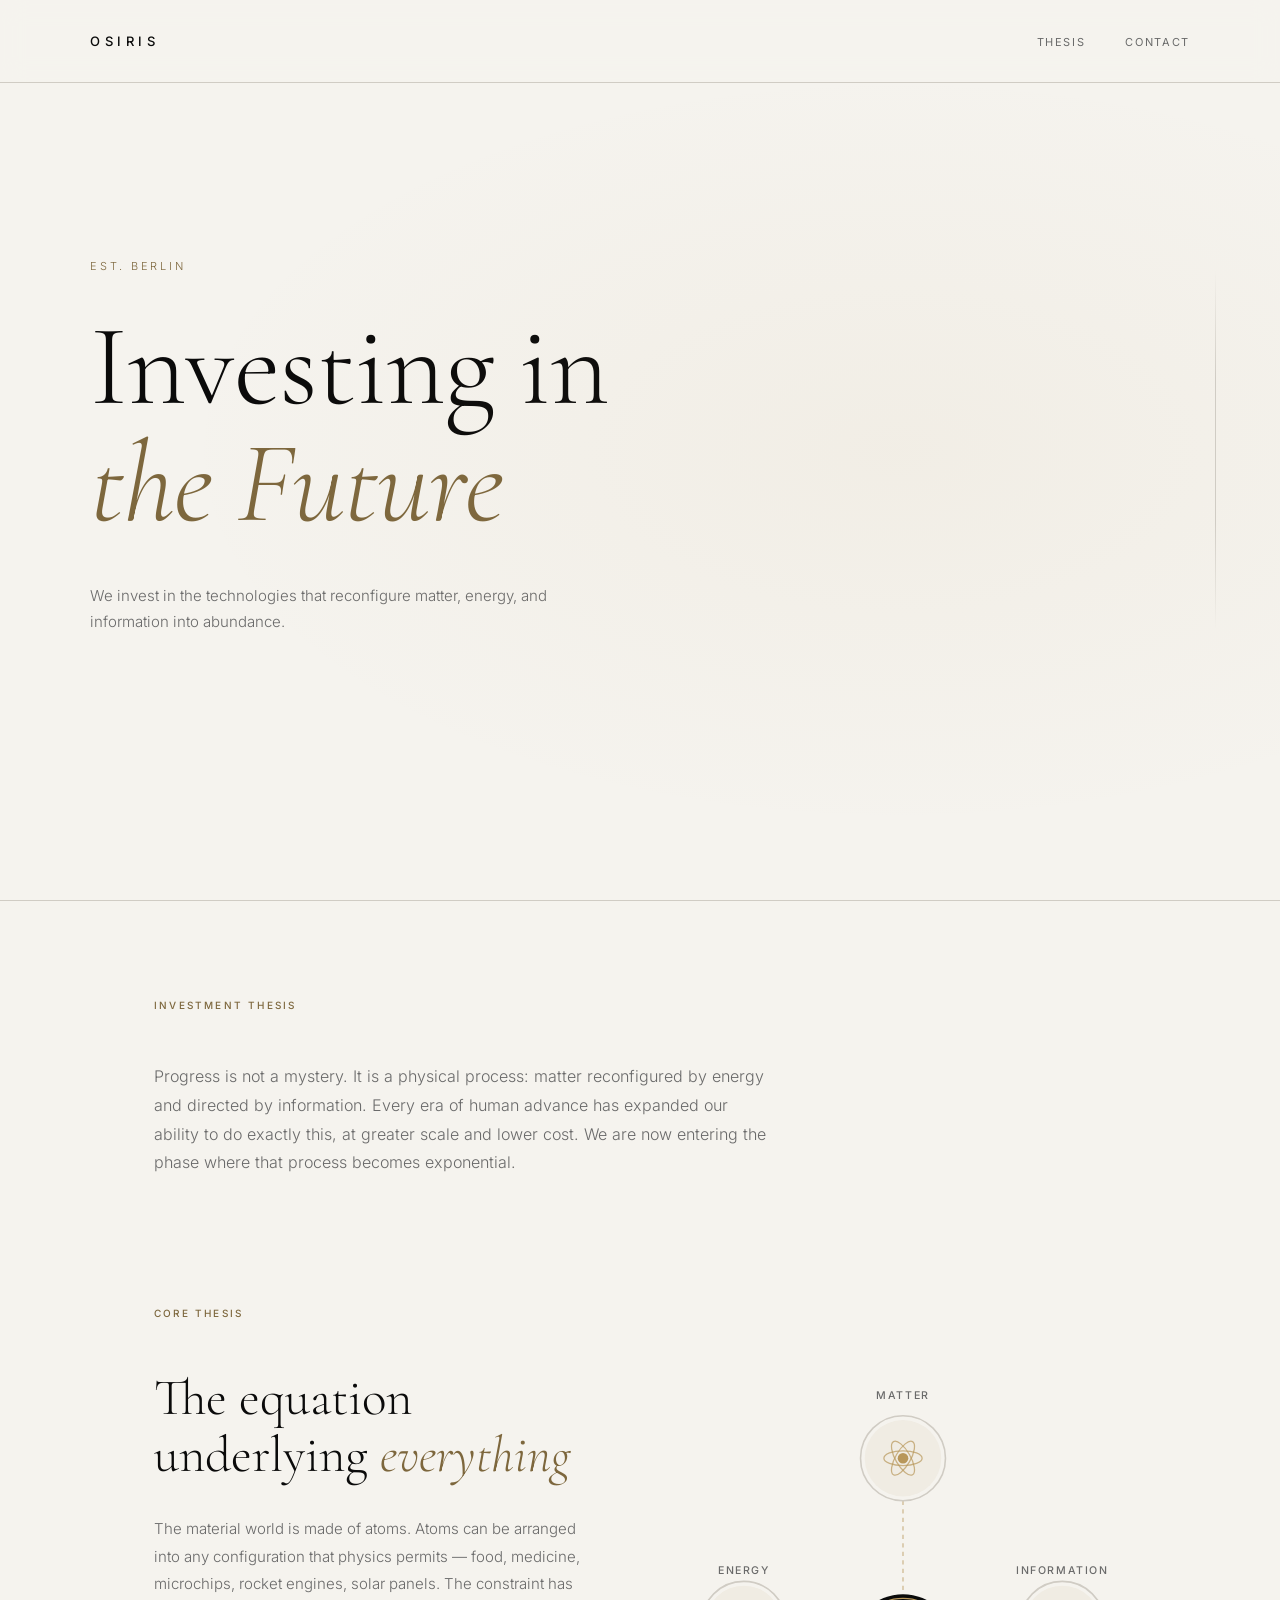
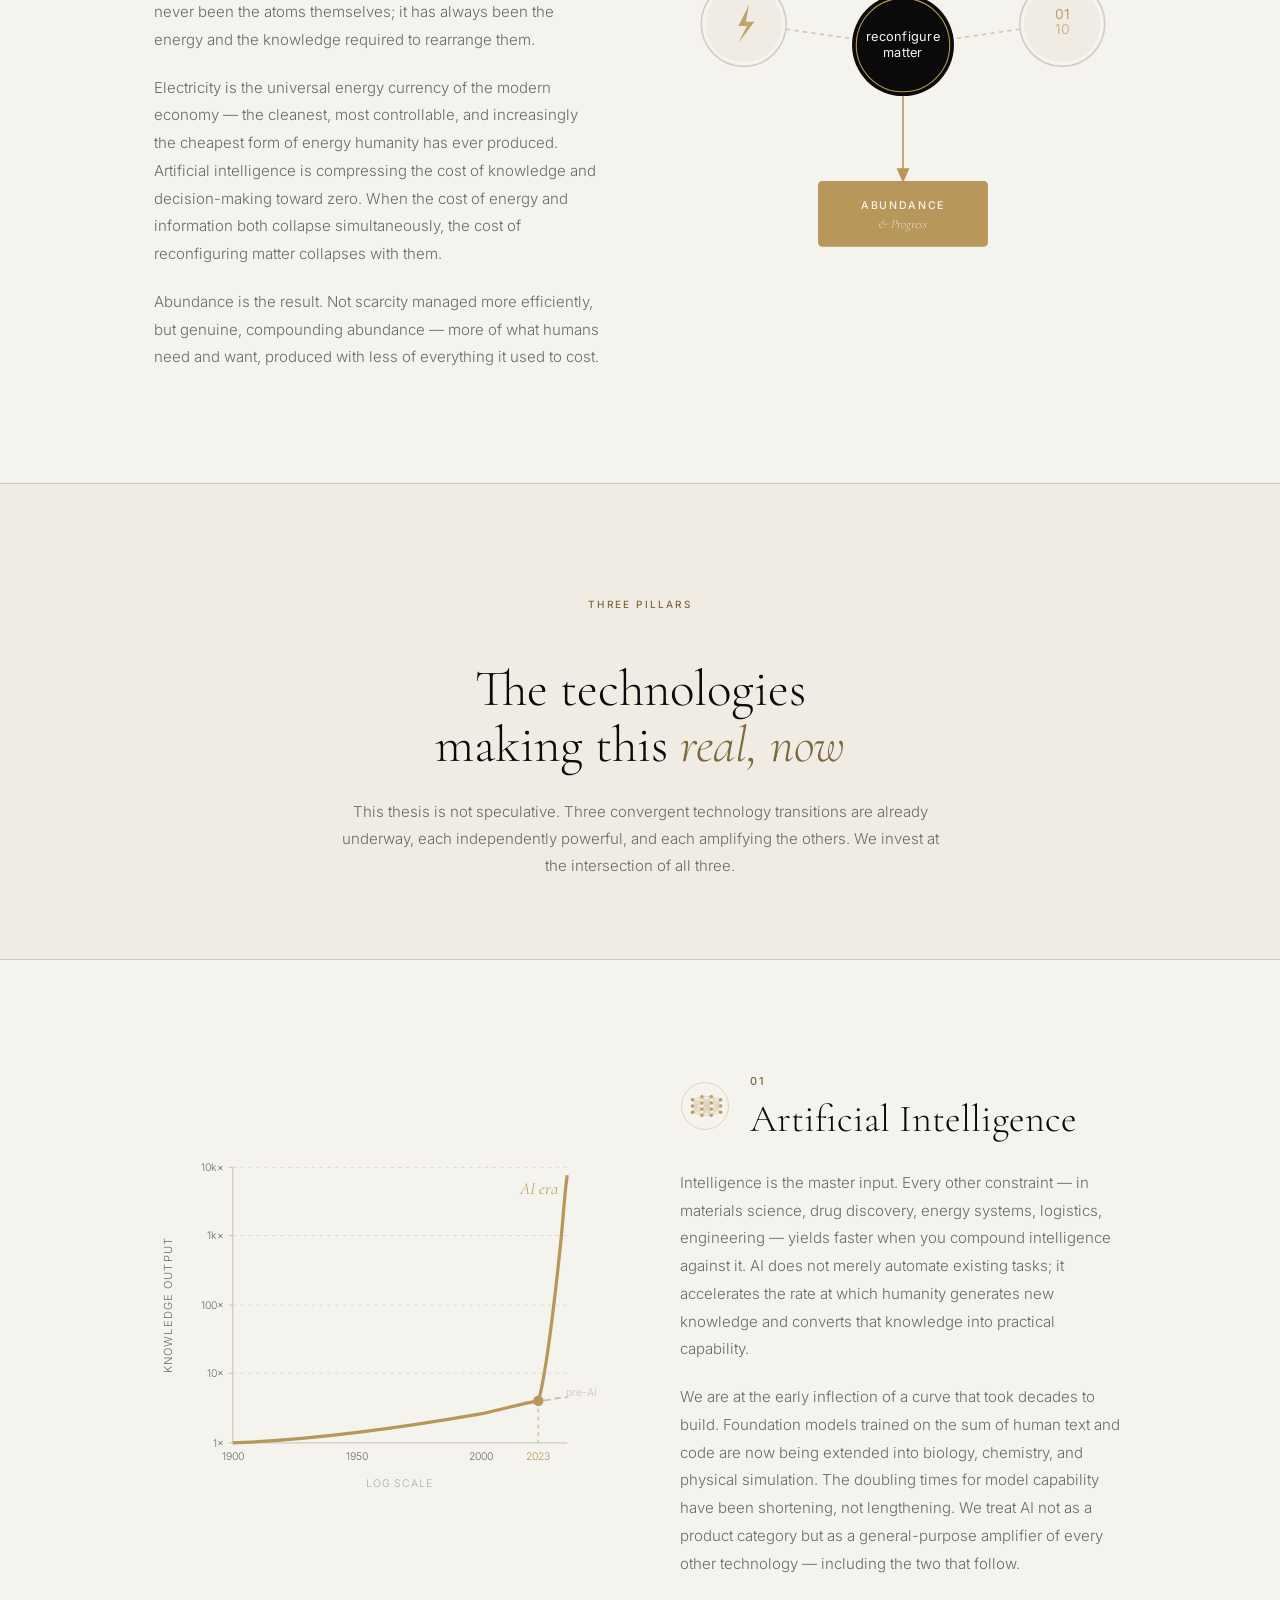
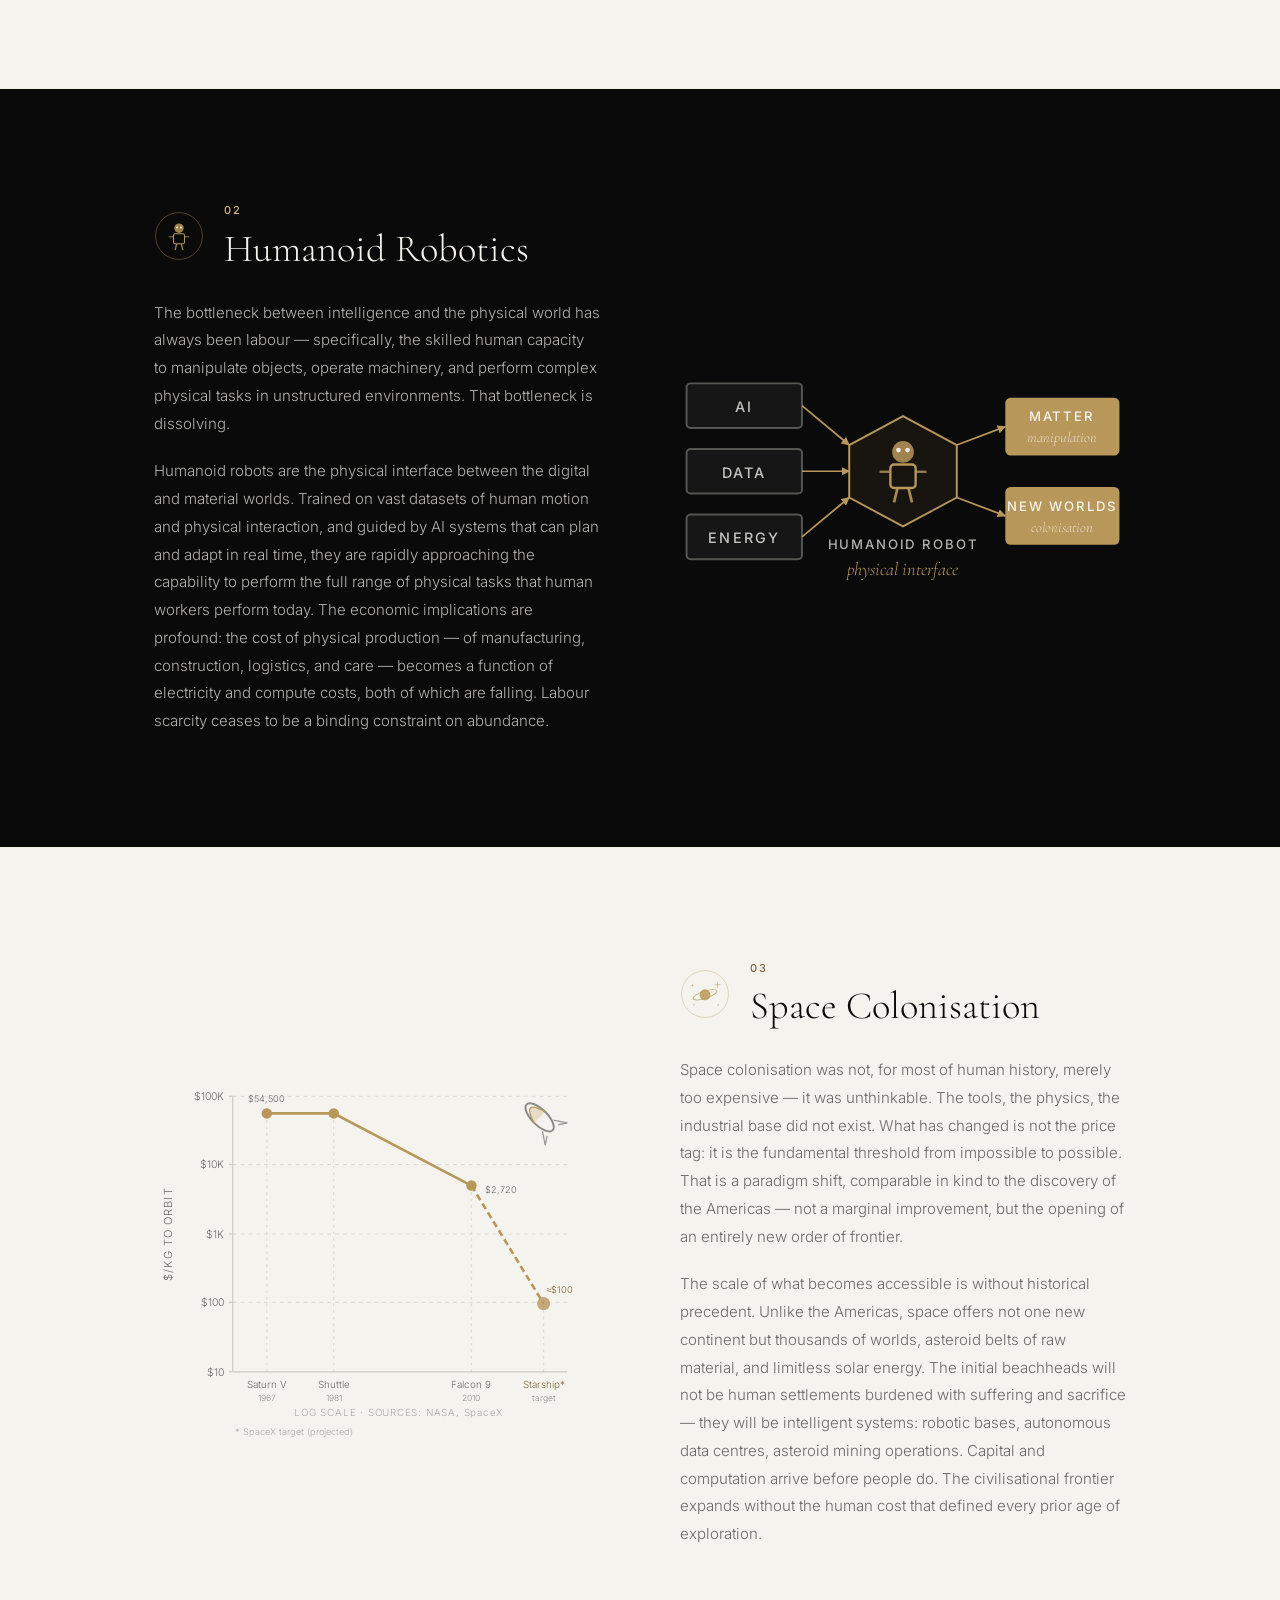
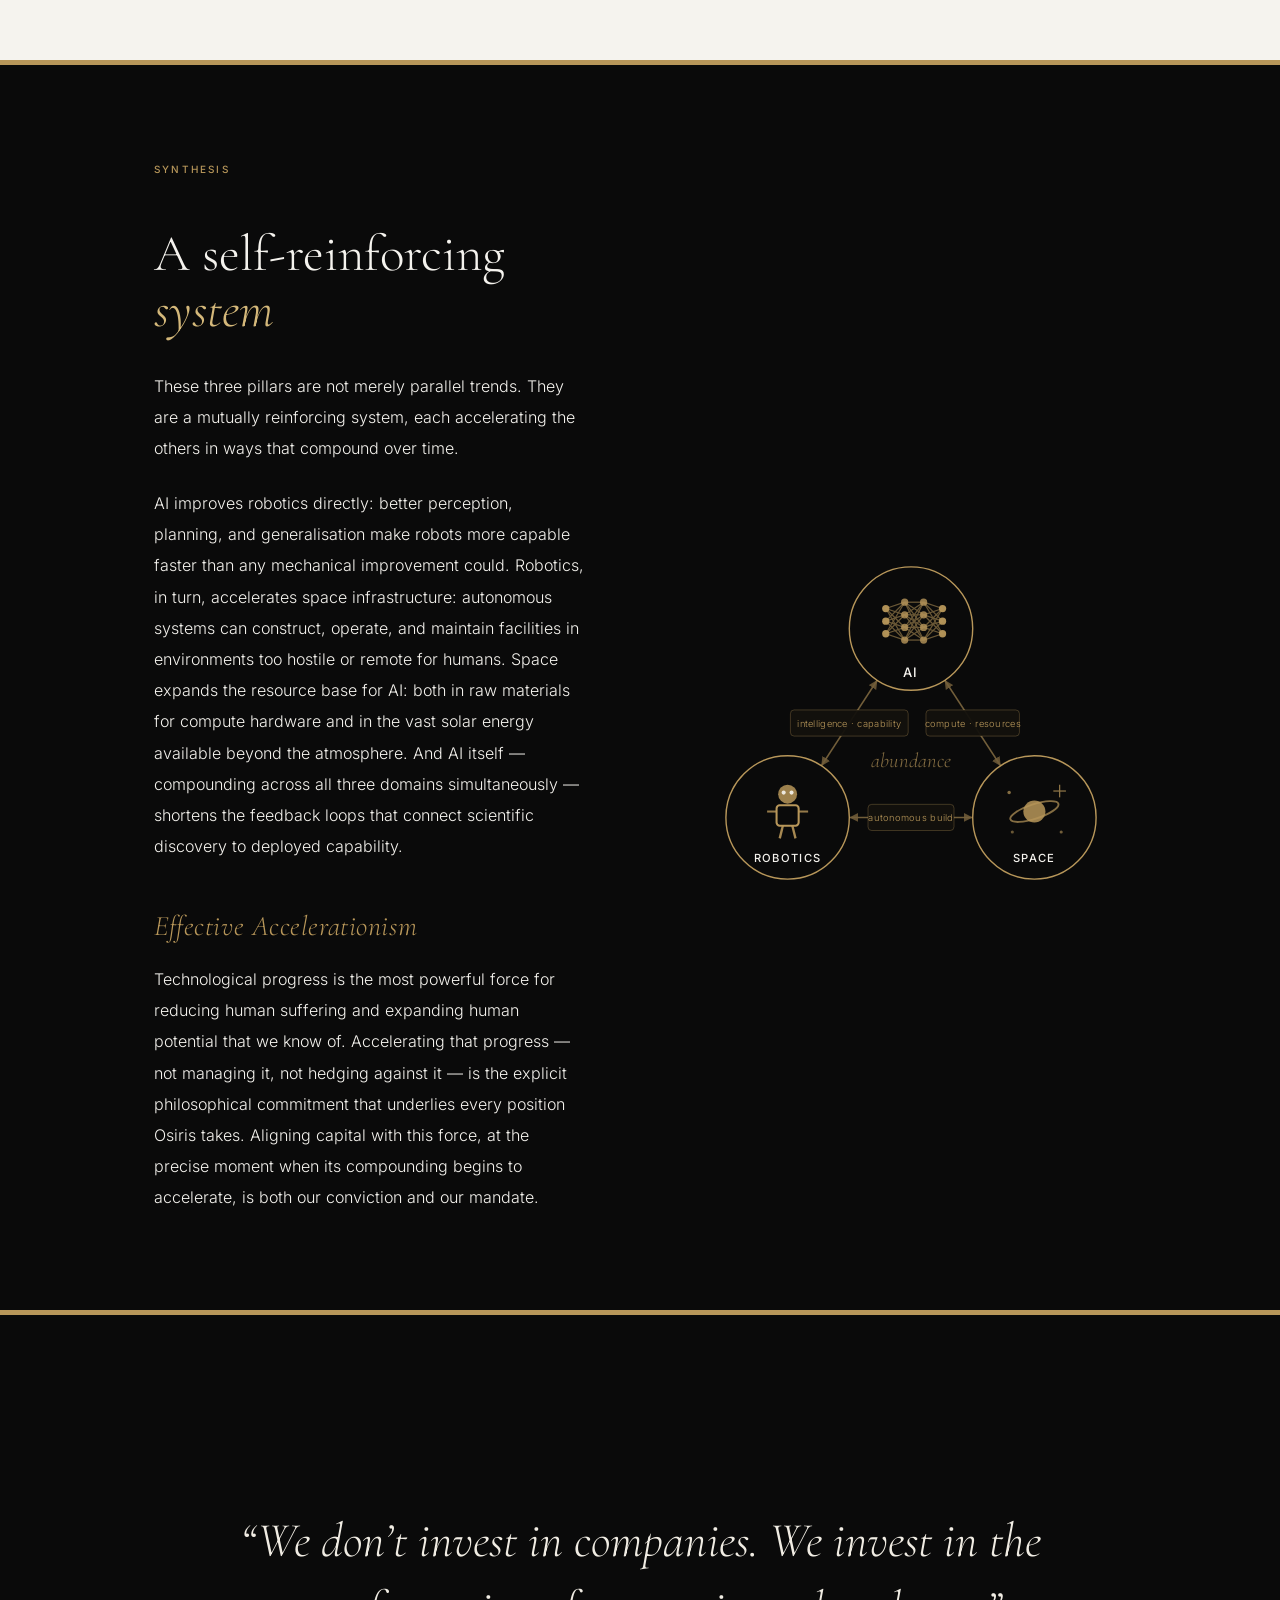
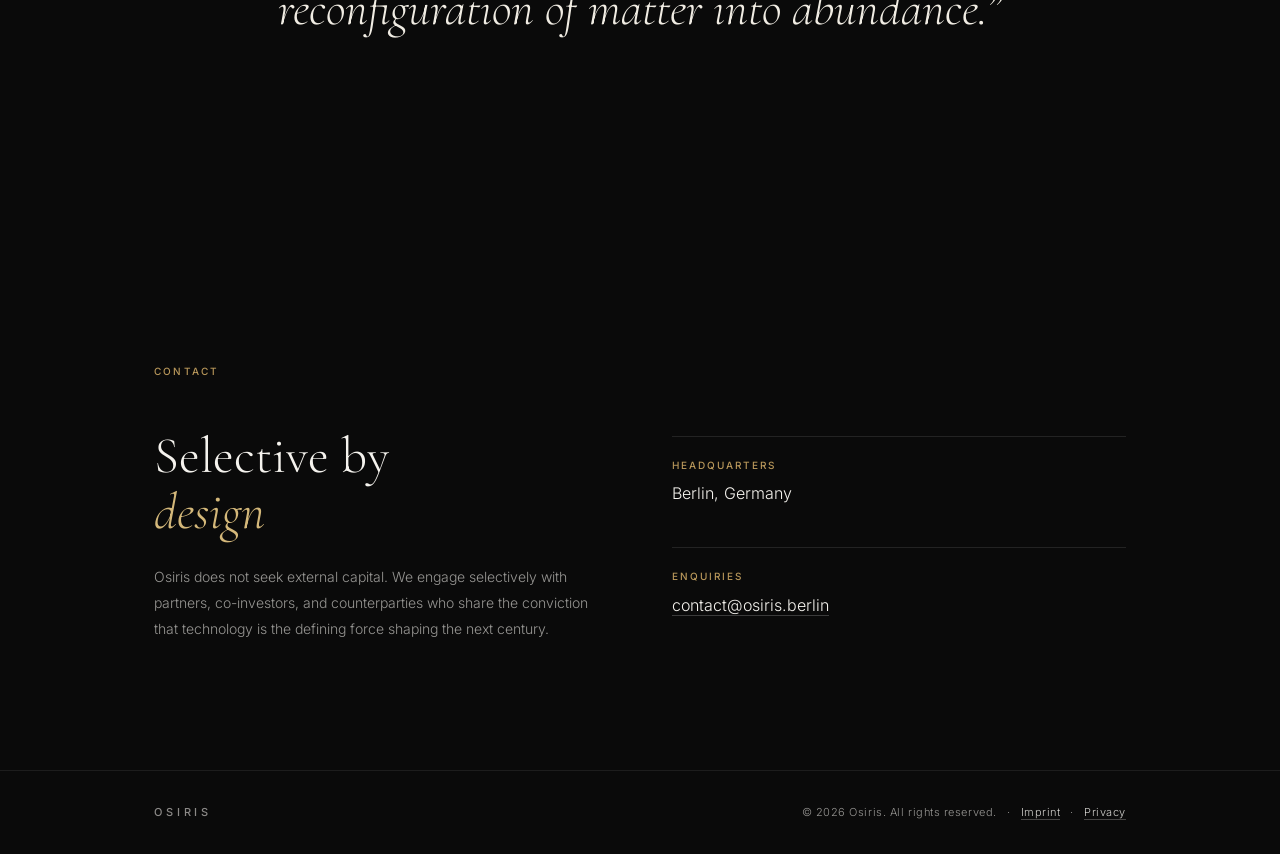
<file: index.html>
<!DOCTYPE html>
<html lang="en">
<head>
  <meta charset="UTF-8" />
  <meta name="viewport" content="width=device-width, initial-scale=1.0" />
  <title>Osiris — Investing in the Future</title>
  <meta name="description" content="Osiris is a holding company investing in the future of artificial intelligence, space colonisation, and humanoid robotics." />
  <link rel="canonical" href="https://osiris.berlin/" />

  <!-- Social share card (Open Graph + Twitter) -->
  <meta property="og:type" content="website" />
  <meta property="og:site_name" content="Osiris" />
  <meta property="og:title" content="Osiris — Investing in the Future" />
  <meta property="og:description" content="A Berlin holding company investing in the future of artificial intelligence, space colonisation, and humanoid robotics." />
  <meta property="og:url" content="https://osiris.berlin/" />
  <meta property="og:image" content="https://osiris.berlin/og-image.png" />
  <meta property="og:image:width" content="1200" />
  <meta property="og:image:height" content="630" />
  <meta property="og:image:alt" content="Osiris" />
  <meta name="twitter:card" content="summary_large_image" />
  <meta name="twitter:title" content="Osiris — Investing in the Future" />
  <meta name="twitter:description" content="A Berlin holding company investing in the future of artificial intelligence, space colonisation, and humanoid robotics." />
  <meta name="twitter:image" content="https://osiris.berlin/og-image.png" />

  <link rel="preload" as="font" type="font/woff2" href="/fonts/inter-300-normal-latin.woff2" crossorigin />
  <link rel="preload" as="font" type="font/woff2" href="/fonts/cormorant-garamond-300-normal-latin.woff2" crossorigin />
  <link rel="preload" as="font" type="font/woff2" href="/fonts/cormorant-garamond-300-italic-latin.woff2" crossorigin />
  <link rel="stylesheet" href="/fonts.css" />
  <link rel="icon" href="/favicon.ico" sizes="any" />
  <link rel="icon" type="image/png" sizes="32x32" href="/favicon-32x32.png" />
  <link rel="icon" type="image/png" sizes="16x16" href="/favicon-16x16.png" />
  <link rel="apple-touch-icon" href="/apple-touch-icon.png" />
  <link rel="manifest" href="/site.webmanifest" />
  <meta name="theme-color" content="#f5f3ee" />
  <link rel="stylesheet" href="style.css" />
  <link rel="stylesheet" href="thesis.css" />
  <noscript>
    <style>.reveal { opacity: 1 !important; transform: none !important; }</style>
  </noscript>

  <script type="application/ld+json">
  {
    "@context": "https://schema.org",
    "@type": "Organization",
    "name": "Osiris",
    "legalName": "Osiris Berlin Startup Acceleration GmbH",
    "url": "https://osiris.berlin/",
    "logo": "https://osiris.berlin/favicon.png",
    "image": "https://osiris.berlin/og-image.png",
    "description": "A Berlin holding company investing in the future of artificial intelligence, space colonisation, and humanoid robotics.",
    "email": "contact@osiris.berlin",
    "address": {
      "@type": "PostalAddress",
      "streetAddress": "Max-Beer-Str. 11",
      "postalCode": "10119",
      "addressLocality": "Berlin",
      "addressCountry": "DE"
    }
  }
  </script>
</head>
<body>

  <a class="skip-link" href="#main">Skip to content</a>

  <!-- Reusable pillar/synthesis glyphs (single source, referenced via <use>) -->
  <svg width="0" height="0" style="position:absolute" aria-hidden="true" focusable="false">
    <defs>
      <symbol id="glyph-ai" viewBox="0 0 64 64">
        <g stroke="#b8975a" stroke-width="0.8" opacity="0.55">
          <line x1="16" y1="24" x2="28" y2="20"/>
          <line x1="16" y1="24" x2="28" y2="28"/>
          <line x1="16" y1="24" x2="28" y2="36"/>
          <line x1="16" y1="24" x2="28" y2="44"/>
          <line x1="16" y1="32" x2="28" y2="20"/>
          <line x1="16" y1="32" x2="28" y2="28"/>
          <line x1="16" y1="32" x2="28" y2="36"/>
          <line x1="16" y1="32" x2="28" y2="44"/>
          <line x1="16" y1="40" x2="28" y2="20"/>
          <line x1="16" y1="40" x2="28" y2="28"/>
          <line x1="16" y1="40" x2="28" y2="36"/>
          <line x1="16" y1="40" x2="28" y2="44"/>
          <line x1="28" y1="20" x2="40" y2="20"/>
          <line x1="28" y1="20" x2="40" y2="28"/>
          <line x1="28" y1="20" x2="40" y2="36"/>
          <line x1="28" y1="20" x2="40" y2="44"/>
          <line x1="28" y1="28" x2="40" y2="20"/>
          <line x1="28" y1="28" x2="40" y2="28"/>
          <line x1="28" y1="28" x2="40" y2="36"/>
          <line x1="28" y1="28" x2="40" y2="44"/>
          <line x1="28" y1="36" x2="40" y2="20"/>
          <line x1="28" y1="36" x2="40" y2="28"/>
          <line x1="28" y1="36" x2="40" y2="36"/>
          <line x1="28" y1="36" x2="40" y2="44"/>
          <line x1="28" y1="44" x2="40" y2="20"/>
          <line x1="28" y1="44" x2="40" y2="28"/>
          <line x1="28" y1="44" x2="40" y2="36"/>
          <line x1="28" y1="44" x2="40" y2="44"/>
          <line x1="40" y1="20" x2="52" y2="24"/>
          <line x1="40" y1="20" x2="52" y2="32"/>
          <line x1="40" y1="20" x2="52" y2="40"/>
          <line x1="40" y1="28" x2="52" y2="24"/>
          <line x1="40" y1="28" x2="52" y2="32"/>
          <line x1="40" y1="28" x2="52" y2="40"/>
          <line x1="40" y1="36" x2="52" y2="24"/>
          <line x1="40" y1="36" x2="52" y2="32"/>
          <line x1="40" y1="36" x2="52" y2="40"/>
          <line x1="40" y1="44" x2="52" y2="24"/>
          <line x1="40" y1="44" x2="52" y2="32"/>
          <line x1="40" y1="44" x2="52" y2="40"/>
        </g>
        <circle cx="16" cy="24" r="2.3" fill="#b8975a" opacity="0.95"/>
        <circle cx="16" cy="32" r="2.3" fill="#b8975a" opacity="0.95"/>
        <circle cx="16" cy="40" r="2.3" fill="#b8975a" opacity="0.95"/>
        <circle cx="28" cy="20" r="2.3" fill="#b8975a" opacity="0.8"/>
        <circle cx="28" cy="28" r="2.3" fill="#b8975a" opacity="0.8"/>
        <circle cx="28" cy="36" r="2.3" fill="#b8975a" opacity="0.8"/>
        <circle cx="28" cy="44" r="2.3" fill="#b8975a" opacity="0.8"/>
        <circle cx="40" cy="20" r="2.3" fill="#b8975a" opacity="0.8"/>
        <circle cx="40" cy="28" r="2.3" fill="#b8975a" opacity="0.8"/>
        <circle cx="40" cy="36" r="2.3" fill="#b8975a" opacity="0.8"/>
        <circle cx="40" cy="44" r="2.3" fill="#b8975a" opacity="0.8"/>
        <circle cx="52" cy="24" r="2.3" fill="#b8975a" opacity="0.95"/>
        <circle cx="52" cy="32" r="2.3" fill="#b8975a" opacity="0.95"/>
        <circle cx="52" cy="40" r="2.3" fill="#b8975a" opacity="0.95"/>
      </symbol>
      <symbol id="glyph-robot" viewBox="0 0 64 64">
        <circle cx="32" cy="22" r="6" fill="#b8975a" opacity="0.85"/>
        <circle cx="29.5" cy="21" r="1.3" fill="#f5f3ee" opacity="0.9"/>
        <circle cx="34.5" cy="21" r="1.3" fill="#f5f3ee" opacity="0.9"/>
        <rect x="25" y="29" width="14" height="13" rx="2" fill="none" stroke="#b8975a" stroke-width="1.3"/>
        <line x1="25" y1="33" x2="19" y2="33" stroke="#b8975a" stroke-width="1.3" opacity="0.8"/>
        <line x1="39" y1="33" x2="45" y2="33" stroke="#b8975a" stroke-width="1.3" opacity="0.8"/>
        <line x1="29" y1="42" x2="27" y2="50" stroke="#b8975a" stroke-width="1.5" opacity="0.9"/>
        <line x1="35" y1="42" x2="37" y2="50" stroke="#b8975a" stroke-width="1.5" opacity="0.9"/>
      </symbol>
      <symbol id="glyph-space" viewBox="0 0 64 64">
        <circle cx="32" cy="33" r="7" fill="#b8975a" opacity="0.85"/>
        <ellipse cx="32" cy="33" rx="16" ry="4.6" fill="none" stroke="#b8975a" stroke-width="1.2" opacity="0.7" transform="rotate(-18 32 33)"/>
        <circle cx="16" cy="21" r="1.1" fill="#b8975a" opacity="0.7"/>
        <circle cx="49" cy="46" r="1" fill="#b8975a" opacity="0.6"/>
        <circle cx="18" cy="46" r="1" fill="#b8975a" opacity="0.55"/>
        <g stroke="#b8975a" stroke-width="0.8" opacity="0.75">
          <line x1="48" y1="16" x2="48" y2="24"/>
          <line x1="44" y1="20" x2="52" y2="20"/>
        </g>
      </symbol>
    </defs>
  </svg>

  <header class="site-header">
    <nav class="nav">
      <div class="nav-logo">
        <span class="logo-text">OSIRIS</span>
      </div>
      <button type="button" class="nav-toggle" aria-label="Toggle menu" aria-controls="nav-menu" aria-expanded="false">
        <span class="nav-toggle-bar"></span>
        <span class="nav-toggle-bar"></span>
      </button>
      <ul class="nav-links" id="nav-menu">
        <li><a href="#thesis">Thesis</a></li>
        <li><a href="#contact">Contact</a></li>
      </ul>
    </nav>
  </header>

  <main id="main">

    <section class="hero">
      <div class="hero-inner">
        <p class="hero-eyebrow">Est. Berlin</p>
        <h1 class="hero-headline">
          Investing in<br />
          <em>the Future</em>
        </h1>
        <p class="hero-sub">
          We invest in the technologies that reconfigure matter, energy, and information into abundance.
        </p>
      </div>
      <div class="hero-line"></div>
    </section>

    <!-- ── Investment Thesis ───────────────────────────────────────── -->

    <section class="th-section-header" id="thesis">
      <div class="container">
        <div class="section-label">Investment Thesis</div>
        <p class="th-section-header-sub">
          Progress is not a mystery. It is a physical process: matter reconfigured
          by energy and directed by information. Every era of human advance
          has expanded our ability to do exactly this, at greater scale and lower cost.
          We are now entering the phase where that process becomes exponential.
        </p>
      </div>
    </section>

    <section class="th-intro">
      <div class="container">
        <div class="th-intro-grid">

          <div class="th-text-col">
            <div class="section-label">Core Thesis</div>
            <h2 class="th-h2">The equation<br />underlying <em>everything</em></h2>
            <p>
              The material world is made of atoms. Atoms can be arranged into any
              configuration that physics permits — food, medicine, microchips,
              rocket engines, solar panels. The constraint has never been the atoms
              themselves; it has always been the energy and the knowledge required
              to rearrange them.
            </p>
            <p>
              Electricity is the universal energy currency of the modern economy —
              the cleanest, most controllable, and increasingly the cheapest form
              of energy humanity has ever produced. Artificial intelligence is
              compressing the cost of knowledge and decision-making toward zero.
              When the cost of energy and information both collapse simultaneously,
              the cost of reconfiguring matter collapses with them.
            </p>
            <p>
              Abundance is the result. Not scarcity managed more efficiently, but
              genuine, compounding abundance — more of what humans need and want,
              produced with less of everything it used to cost.
            </p>
          </div>

          <div class="th-diagram-col">
            <div class="th-diagram reveal">
              <svg viewBox="0 -14 420 474" xmlns="http://www.w3.org/2000/svg" role="img" aria-label="Matter, Energy, and Information converging into Abundance">

                <text x="210" y="-2" text-anchor="middle" font-family="Inter, sans-serif" font-size="10" font-weight="500" letter-spacing="0.15em" fill="#6a6a6a">MATTER</text>
                <text x="60"  y="163" text-anchor="middle" font-family="Inter, sans-serif" font-size="10" font-weight="500" letter-spacing="0.15em" fill="#6a6a6a">ENERGY</text>
                <text x="360" y="163" text-anchor="middle" font-family="Inter, sans-serif" font-size="10" font-weight="500" letter-spacing="0.15em" fill="#6a6a6a">INFORMATION</text>

                <line x1="210" y1="94"  x2="210" y2="182" stroke="#b8975a" stroke-width="1.5" stroke-dasharray="4 4" opacity="0.5"/>
                <line x1="100" y1="215" x2="162" y2="224" stroke="#b8975a" stroke-width="1.5" stroke-dasharray="4 4" opacity="0.5"/>
                <line x1="320" y1="215" x2="258" y2="224" stroke="#b8975a" stroke-width="1.5" stroke-dasharray="4 4" opacity="0.5"/>
                <line x1="210" y1="278" x2="210" y2="348" stroke="#b8975a" stroke-width="1.5"/>
                <polygon points="210,360 204,346 216,346" fill="#b8975a"/>

                <circle cx="210" cy="54" r="40" fill="none" stroke="#d0ccc4" stroke-width="1.5"/>
                <circle cx="210" cy="54" r="36" fill="#f0ece3"/>
                <circle cx="210" cy="54" r="5"  fill="#b8975a"/>
                <ellipse cx="210" cy="54" rx="18" ry="7" fill="none" stroke="#b8975a" stroke-width="1.2" opacity="0.7"/>
                <ellipse cx="210" cy="54" rx="18" ry="7" fill="none" stroke="#b8975a" stroke-width="1.2" opacity="0.7" transform="rotate(60 210 54)"/>
                <ellipse cx="210" cy="54" rx="18" ry="7" fill="none" stroke="#b8975a" stroke-width="1.2" opacity="0.7" transform="rotate(120 210 54)"/>

                <circle cx="60" cy="210" r="40" fill="none" stroke="#d0ccc4" stroke-width="1.5"/>
                <circle cx="60" cy="210" r="36" fill="#f0ece3"/>
                <polygon points="65,192 55,212 63,212 55,228 70,208 62,208" fill="#b8975a" opacity="0.85"/>

                <circle cx="360" cy="210" r="40" fill="none" stroke="#d0ccc4" stroke-width="1.5"/>
                <circle cx="360" cy="210" r="36" fill="#f0ece3"/>
                <text x="360" y="205" text-anchor="middle" font-family="Inter, monospace" font-size="13" fill="#b8975a" font-weight="400" opacity="0.9">01</text>
                <text x="360" y="220" text-anchor="middle" font-family="Inter, monospace" font-size="13" fill="#b8975a" font-weight="400" opacity="0.6">10</text>

                <circle cx="210" cy="230" r="48" fill="#0a0a0a"/>
                <circle cx="210" cy="230" r="44" fill="none" stroke="#b8975a" stroke-width="1"/>
                <text x="210" y="226" text-anchor="middle" font-family="Inter, sans-serif" font-size="12" font-weight="400" letter-spacing="0.02em" fill="#f5f3ee">reconfigure</text>
                <text x="210" y="241" text-anchor="middle" font-family="Inter, sans-serif" font-size="12" font-weight="400" letter-spacing="0.02em" fill="#f5f3ee">matter</text>

                <rect x="130" y="358" width="160" height="62" rx="4" fill="#b8975a"/>
                <text x="210" y="384" text-anchor="middle" font-family="Inter, sans-serif" font-size="10" font-weight="500" letter-spacing="0.16em" fill="#f5f3ee">ABUNDANCE</text>
                <text x="210" y="402" text-anchor="middle" font-family="Cormorant Garamond, Georgia, serif" font-size="12" fill="rgba(245,243,238,0.78)" font-style="italic">&amp; Progress</text>
              </svg>
            </div>
          </div>

        </div>
      </div>
    </section>

    <section class="th-pillars-intro">
      <div class="container">
        <div class="section-label">Three Pillars</div>
        <h2 class="th-h2-center">The technologies<br />making this <em>real, now</em></h2>
        <p class="th-pillars-sub">
          This thesis is not speculative. Three convergent technology transitions
          are already underway, each independently powerful, and each amplifying
          the others. We invest at the intersection of all three.
        </p>
      </div>
    </section>

    <!-- ── Pillar 01: AI ──────────────────────────────────────────── -->
    <section class="th-pillar th-pillar--light">
      <div class="container">
        <div class="th-pillar-grid">

          <div class="th-pillar-diagram reveal">
            <svg viewBox="0 0 340 300" xmlns="http://www.w3.org/2000/svg" role="img"
                 aria-label="Log-scale chart showing step-change in knowledge output at AI inflection">

              <line x1="60" y1="30"  x2="60"  y2="240" stroke="#d0ccc4" stroke-width="1"/>
              <line x1="60" y1="240" x2="315" y2="240" stroke="#d0ccc4" stroke-width="1"/>
              <line x1="60" y1="187" x2="315" y2="187" stroke="#d0ccc4" stroke-width="0.5" stroke-dasharray="3 3"/>
              <line x1="60" y1="135" x2="315" y2="135" stroke="#d0ccc4" stroke-width="0.5" stroke-dasharray="3 3"/>
              <line x1="60" y1="82"  x2="315" y2="82"  stroke="#d0ccc4" stroke-width="0.5" stroke-dasharray="3 3"/>
              <line x1="60" y1="30"  x2="315" y2="30"  stroke="#d0ccc4" stroke-width="0.5" stroke-dasharray="3 3"/>

              <line x1="57" y1="240" x2="60" y2="240" stroke="#d0ccc4" stroke-width="1"/>
              <line x1="57" y1="187" x2="60" y2="187" stroke="#d0ccc4" stroke-width="1"/>
              <line x1="57" y1="135" x2="60" y2="135" stroke="#d0ccc4" stroke-width="1"/>
              <line x1="57" y1="82"  x2="60" y2="82"  stroke="#d0ccc4" stroke-width="1"/>
              <line x1="57" y1="30"  x2="60" y2="30"  stroke="#d0ccc4" stroke-width="1"/>

              <text x="53" y="243" text-anchor="end" font-family="Inter, sans-serif" font-size="8" fill="#6a6a6a">1&#215;</text>
              <text x="53" y="190" text-anchor="end" font-family="Inter, sans-serif" font-size="8" fill="#6a6a6a">10&#215;</text>
              <text x="53" y="138" text-anchor="end" font-family="Inter, sans-serif" font-size="8" fill="#6a6a6a">100&#215;</text>
              <text x="53" y="85"  text-anchor="end" font-family="Inter, sans-serif" font-size="8" fill="#6a6a6a">1k&#215;</text>
              <text x="53" y="33"  text-anchor="end" font-family="Inter, sans-serif" font-size="8" fill="#6a6a6a">10k&#215;</text>

              <text x="14" y="135" text-anchor="middle" font-family="Inter, sans-serif" font-size="8.5" fill="#6a6a6a"
                    letter-spacing="0.1em" transform="rotate(-90 14 135)">KNOWLEDGE OUTPUT</text>
              <text x="187" y="274" text-anchor="middle" font-family="Inter, sans-serif" font-size="8" fill="#aaa" letter-spacing="0.08em">LOG SCALE</text>

              <text x="60"  y="253" text-anchor="middle" font-family="Inter, sans-serif" font-size="8" fill="#6a6a6a">1900</text>
              <text x="155" y="253" text-anchor="middle" font-family="Inter, sans-serif" font-size="8" fill="#6a6a6a">1950</text>
              <text x="249" y="253" text-anchor="middle" font-family="Inter, sans-serif" font-size="8" fill="#6a6a6a">2000</text>
              <text x="293" y="253" text-anchor="middle" font-family="Inter, sans-serif" font-size="8" fill="#b8975a">2023</text>

              <path d="M60,240 C120,238 180,230 249,218 C268,214 280,210 315,205"
                    fill="none" stroke="#c8c4bc" stroke-width="1.5" stroke-dasharray="5 3"/>
              <text x="338" y="204" text-anchor="end" font-family="Inter, sans-serif" font-size="8" fill="#c8c4bc">pre-AI</text>

              <path d="M60,240 C120,238 180,230 249,218 C268,214 280,210 293,208
                        C297,195 303,155 310,88 C312,68 313,50 315,36"
                    fill="none" stroke="#b8975a" stroke-width="2.5"/>

              <circle cx="293" cy="208" r="4" fill="#b8975a"/>
              <line x1="293" y1="208" x2="293" y2="240" stroke="#b8975a" stroke-width="1" stroke-dasharray="3 3" opacity="0.6"/>

              <text x="308" y="50" text-anchor="end" font-family="Cormorant Garamond, Georgia, serif"
                    font-size="13" fill="#b8975a" font-style="italic">AI era</text>
            </svg>
          </div>

          <div class="th-pillar-text">
            <div class="th-pillar-head">
            <svg class="th-pillar-emblem" viewBox="0 0 64 64" xmlns="http://www.w3.org/2000/svg" aria-hidden="true">
              <circle cx="32" cy="32" r="30" fill="none" stroke="#b8975a" stroke-width="1" opacity="0.45"/>
              <use href="#glyph-ai" width="64" height="64"/>
            </svg>
            <div class="th-pillar-idtext">
              <span class="th-pillar-num">01</span>
              <h3 class="th-h3">Artificial Intelligence</h3>
            </div>
            </div>
            <p>
              Intelligence is the master input. Every other constraint — in materials
              science, drug discovery, energy systems, logistics, engineering — yields
              faster when you compound intelligence against it. AI does not merely
              automate existing tasks; it accelerates the rate at which humanity
              generates new knowledge and converts that knowledge into practical capability.
            </p>
            <p>
              We are at the early inflection of a curve that took decades to build.
              Foundation models trained on the sum of human text and code are now being
              extended into biology, chemistry, and physical simulation. The doubling
              times for model capability have been shortening, not lengthening.
              We treat AI not as a product category but as a general-purpose amplifier
              of every other technology — including the two that follow.
            </p>
          </div>

        </div>
      </div>
    </section>

    <!-- ── Pillar 02: Robotics ──────────────────── -->
    <section class="th-pillar th-pillar--dark">
      <div class="container">
        <div class="th-pillar-grid th-pillar-grid--reversed">

          <div class="th-pillar-text">
            <div class="th-pillar-head">
            <svg class="th-pillar-emblem" viewBox="0 0 64 64" xmlns="http://www.w3.org/2000/svg" aria-hidden="true">
              <circle cx="32" cy="32" r="30" fill="none" stroke="#b8975a" stroke-width="1" opacity="0.5"/>
              <use href="#glyph-robot" width="64" height="64"/>
            </svg>
            <div class="th-pillar-idtext">
              <span class="th-pillar-num th-pillar-num--light">02</span>
              <h3 class="th-h3 th-h3--light">Humanoid Robotics</h3>
            </div>
            </div>
            <p class="th-p--light">
              The bottleneck between intelligence and the physical world has always
              been labour &mdash; specifically, the skilled human capacity to manipulate
              objects, operate machinery, and perform complex physical tasks in
              unstructured environments. That bottleneck is dissolving.
            </p>
            <p class="th-p--light">
              Humanoid robots are the physical interface between the digital and
              material worlds. Trained on vast datasets of human motion and
              physical interaction, and guided by AI systems that can plan and adapt
              in real time, they are rapidly approaching the capability to perform
              the full range of physical tasks that human workers perform today.
              The economic implications are profound: the cost of physical production &mdash;
              of manufacturing, construction, logistics, and care &mdash; becomes a function
              of electricity and compute costs, both of which are falling. Labour
              scarcity ceases to be a binding constraint on abundance.
            </p>
          </div>

          <div class="th-pillar-diagram reveal">
            <svg viewBox="0 0 340 280" xmlns="http://www.w3.org/2000/svg" role="img"
                 aria-label="AI, Data, and Energy inputs flowing through humanoid robot to Matter manipulation and New Worlds outputs">
              <defs>
                <marker id="arr-rob" markerWidth="5" markerHeight="5" refX="4.5" refY="2.5" orient="auto">
                  <path d="M0,0 L5,2.5 L0,5 Z" fill="#b8975a"/>
                </marker>
              </defs>

              <rect x="5" y="75"  width="88" height="34" rx="3" fill="rgba(245,243,238,0.05)" stroke="rgba(245,243,238,0.3)" stroke-width="1.5"/>
              <text x="49" y="97" text-anchor="middle" font-family="Inter, sans-serif" font-size="11" font-weight="500" letter-spacing="0.15em" fill="rgba(245,243,238,0.78)">AI</text>

              <rect x="5" y="125" width="88" height="34" rx="3" fill="rgba(245,243,238,0.05)" stroke="rgba(245,243,238,0.3)" stroke-width="1.5"/>
              <text x="49" y="147" text-anchor="middle" font-family="Inter, sans-serif" font-size="11" font-weight="500" letter-spacing="0.15em" fill="rgba(245,243,238,0.78)">DATA</text>

              <rect x="5" y="175" width="88" height="34" rx="3" fill="rgba(245,243,238,0.05)" stroke="rgba(245,243,238,0.3)" stroke-width="1.5"/>
              <text x="49" y="197" text-anchor="middle" font-family="Inter, sans-serif" font-size="11" font-weight="500" letter-spacing="0.15em" fill="rgba(245,243,238,0.78)">ENERGY</text>

              <polygon points="170,100 211,122 211,162 170,184 129,162 129,122"
                       fill="rgba(184,151,90,0.08)" stroke="#b8975a" stroke-width="1.5"/>

              <use href="#glyph-robot" x="126" y="97" width="88" height="88"/>

              <text x="170" y="201" text-anchor="middle" font-family="Inter, sans-serif" font-size="10" font-weight="500" letter-spacing="0.14em" fill="rgba(245,243,238,0.72)">HUMANOID ROBOT</text>
              <text x="170" y="221" text-anchor="middle" font-family="Cormorant Garamond, Georgia, serif" font-size="14" fill="#b8975a" font-style="italic">physical interface</text>

              <line x1="93" y1="92" x2="129" y2="122" stroke="#b8975a" stroke-width="1.3" marker-end="url(#arr-rob)"/>
              <line x1="93" y1="142" x2="129" y2="142" stroke="#b8975a" stroke-width="1.3" marker-end="url(#arr-rob)"/>
              <line x1="93" y1="192" x2="129" y2="162" stroke="#b8975a" stroke-width="1.3" marker-end="url(#arr-rob)"/>

              <rect x="248" y="86"  width="87" height="44" rx="4" fill="#b8975a"/>
              <text x="291" y="104" text-anchor="middle" font-family="Inter, sans-serif" font-size="10" font-weight="500" letter-spacing="0.14em" fill="#f5f3ee">MATTER</text>
              <text x="291" y="120" text-anchor="middle" font-family="Cormorant Garamond, Georgia, serif" font-size="11" fill="rgba(245,243,238,0.78)" font-style="italic">manipulation</text>

              <rect x="248" y="154" width="87" height="44" rx="4" fill="#b8975a"/>
              <text x="291" y="172" text-anchor="middle" font-family="Inter, sans-serif" font-size="10" font-weight="500" letter-spacing="0.14em" fill="#f5f3ee">NEW WORLDS</text>
              <text x="291" y="188" text-anchor="middle" font-family="Cormorant Garamond, Georgia, serif" font-size="11" fill="rgba(245,243,238,0.78)" font-style="italic">colonisation</text>

              <line x1="211" y1="122" x2="248" y2="108" stroke="#b8975a" stroke-width="1.3" marker-end="url(#arr-rob)"/>
              <line x1="211" y1="162" x2="248" y2="176" stroke="#b8975a" stroke-width="1.3" marker-end="url(#arr-rob)"/>
            </svg>
          </div>

        </div>
      </div>
    </section>

    <!-- ── Pillar 03: Space ────────────────────── -->
    <section class="th-pillar th-pillar--light">
      <div class="container">
        <div class="th-pillar-grid">

          <div class="th-pillar-diagram reveal">
            <svg viewBox="0 0 340 300" xmlns="http://www.w3.org/2000/svg" role="img"
                 aria-label="Log-scale chart of cost-to-orbit from Saturn V to Starship">

              <line x1="60" y1="30"  x2="60"  y2="240" stroke="#d0ccc4" stroke-width="1"/>
              <line x1="60" y1="240" x2="315" y2="240" stroke="#d0ccc4" stroke-width="1"/>
              <line x1="60" y1="187" x2="315" y2="187" stroke="#d0ccc4" stroke-width="0.5" stroke-dasharray="3 3"/>
              <line x1="60" y1="135" x2="315" y2="135" stroke="#d0ccc4" stroke-width="0.5" stroke-dasharray="3 3"/>
              <line x1="60" y1="82"  x2="315" y2="82"  stroke="#d0ccc4" stroke-width="0.5" stroke-dasharray="3 3"/>
              <line x1="60" y1="30"  x2="315" y2="30"  stroke="#d0ccc4" stroke-width="0.5" stroke-dasharray="3 3"/>

              <line x1="57" y1="240" x2="60" y2="240" stroke="#d0ccc4" stroke-width="1"/>
              <line x1="57" y1="187" x2="60" y2="187" stroke="#d0ccc4" stroke-width="1"/>
              <line x1="57" y1="135" x2="60" y2="135" stroke="#d0ccc4" stroke-width="1"/>
              <line x1="57" y1="82"  x2="60" y2="82"  stroke="#d0ccc4" stroke-width="1"/>
              <line x1="57" y1="30"  x2="60" y2="30"  stroke="#d0ccc4" stroke-width="1"/>

              <text x="53" y="243" text-anchor="end" font-family="Inter, sans-serif" font-size="8" fill="#6a6a6a">$10</text>
              <text x="53" y="190" text-anchor="end" font-family="Inter, sans-serif" font-size="8" fill="#6a6a6a">$100</text>
              <text x="53" y="138" text-anchor="end" font-family="Inter, sans-serif" font-size="8" fill="#6a6a6a">$1K</text>
              <text x="53" y="85"  text-anchor="end" font-family="Inter, sans-serif" font-size="8" fill="#6a6a6a">$10K</text>
              <text x="53" y="33"  text-anchor="end" font-family="Inter, sans-serif" font-size="8" fill="#6a6a6a">$100K</text>

              <text x="14" y="135" text-anchor="middle" font-family="Inter, sans-serif" font-size="8.5"
                    fill="#6a6a6a" letter-spacing="0.1em" transform="rotate(-90 14 135)">$/KG TO ORBIT</text>
              <text x="187" y="274" text-anchor="middle" font-family="Inter, sans-serif" font-size="7.5"
                    fill="#aaa" letter-spacing="0.08em">LOG SCALE &#xB7; SOURCES: NASA, SpaceX</text>

              <polyline points="86,43 137,43 242,98"
                        fill="none" stroke="#b8975a" stroke-width="2"/>
              <line x1="242" y1="98" x2="297" y2="188"
                    stroke="#b8975a" stroke-width="2" stroke-dasharray="5 3"/>

              <circle cx="86"  cy="43"  r="4" fill="#b8975a"/>
              <circle cx="137" cy="43"  r="4" fill="#b8975a"/>
              <circle cx="242" cy="98"  r="4" fill="#b8975a"/>
              <circle cx="297" cy="188" r="5" fill="#b8975a" opacity="0.8"/>

              <line x1="86"  y1="43"  x2="86"  y2="240" stroke="rgba(184,151,90,0.25)" stroke-width="1" stroke-dasharray="2 3"/>
              <line x1="137" y1="43"  x2="137" y2="240" stroke="rgba(184,151,90,0.25)" stroke-width="1" stroke-dasharray="2 3"/>
              <line x1="242" y1="98"  x2="242" y2="240" stroke="rgba(184,151,90,0.25)" stroke-width="1" stroke-dasharray="2 3"/>
              <line x1="297" y1="188" x2="297" y2="240" stroke="rgba(184,151,90,0.25)" stroke-width="1" stroke-dasharray="2 3"/>

              <text x="86"  y="252" text-anchor="middle" font-family="Inter, sans-serif" font-size="7.5" fill="#6a6a6a">Saturn V</text>
              <text x="137" y="252" text-anchor="middle" font-family="Inter, sans-serif" font-size="7.5" fill="#6a6a6a">Shuttle</text>
              <text x="242" y="252" text-anchor="middle" font-family="Inter, sans-serif" font-size="7.5" fill="#6a6a6a">Falcon 9</text>
              <text x="297" y="252" text-anchor="middle" font-family="Inter, sans-serif" font-size="7.5" fill="#7d673d">Starship*</text>

              <text x="86"  y="262" text-anchor="middle" font-family="Inter, sans-serif" font-size="6.5" fill="#8f8f8f">1967</text>
              <text x="137" y="262" text-anchor="middle" font-family="Inter, sans-serif" font-size="6.5" fill="#8f8f8f">1981</text>
              <text x="242" y="262" text-anchor="middle" font-family="Inter, sans-serif" font-size="6.5" fill="#8f8f8f">2010</text>
              <text x="297" y="262" text-anchor="middle" font-family="Inter, sans-serif" font-size="6.5" fill="#8f8f8f">target</text>

              <text x="86"  y="34"  text-anchor="middle" font-family="Inter, sans-serif" font-size="7" fill="#6a6a6a">$54,500</text>
              <text x="252" y="104" font-family="Inter, sans-serif" font-size="7" fill="#6a6a6a">$2,720</text>
              <text x="299" y="180" font-family="Inter, sans-serif" font-size="7" fill="#7d673d">&#x2248;$100</text>

              <text x="62" y="288" font-family="Inter, sans-serif" font-size="7" fill="#aaa">* SpaceX target (projected)</text>

              <g transform="translate(294,46) rotate(-45)">
                <ellipse cx="0" cy="0" rx="6" ry="14" fill="none" stroke="#8a8a8a" stroke-width="1.5"/>
                <path d="M-6,0 Q0,-20 6,0" fill="rgba(184,151,90,0.25)" stroke="#b8975a" stroke-width="1"/>
                <path d="M-6,9 L-12,18 L-6,14" fill="none" stroke="#9a9a9a" stroke-width="1"/>
                <path d="M6,9  L12,18  L6,14"  fill="none" stroke="#9a9a9a" stroke-width="1"/>
              </g>
            </svg>
          </div>

          <div class="th-pillar-text">
            <div class="th-pillar-head">
            <svg class="th-pillar-emblem" viewBox="0 0 64 64" xmlns="http://www.w3.org/2000/svg" aria-hidden="true">
              <circle cx="32" cy="32" r="30" fill="none" stroke="#b8975a" stroke-width="1" opacity="0.45"/>
              <use href="#glyph-space" width="64" height="64"/>
            </svg>
            <div class="th-pillar-idtext">
              <span class="th-pillar-num">03</span>
              <h3 class="th-h3">Space Colonisation</h3>
            </div>
            </div>
            <p>
              Space colonisation was not, for most of human history, merely too
              expensive &mdash; it was unthinkable. The tools, the physics, the industrial
              base did not exist. What has changed is not the price tag: it is the
              fundamental threshold from impossible to possible. That is a paradigm
              shift, comparable in kind to the discovery of the Americas &mdash; not a
              marginal improvement, but the opening of an entirely new order of
              frontier.
            </p>
            <p>
              The scale of what becomes accessible is without historical precedent.
              Unlike the Americas, space offers not one new continent but thousands
              of worlds, asteroid belts of raw material, and limitless solar energy.
              The initial beachheads will not be human settlements burdened with
              suffering and sacrifice &mdash; they will be intelligent systems: robotic
              bases, autonomous data centres, asteroid mining operations. Capital
              and computation arrive before people do. The civilisational frontier
              expands without the human cost that defined every prior age of
              exploration.
            </p>
          </div>

        </div>
      </div>
    </section>

    <!-- ── Synthesis ──────────────────────────────────────────────── -->
    <section class="th-synthesis">
      <div class="container">
        <div class="section-label">Synthesis</div>
        <div class="th-synthesis-grid">

          <div class="th-synthesis-text">
            <h2 class="th-h2 th-h2--light">A self-reinforcing<br /><em>system</em></h2>
            <p class="th-p--light">
              These three pillars are not merely parallel trends. They are a
              mutually reinforcing system, each accelerating the others in ways
              that compound over time.
            </p>
            <p class="th-p--light">
              AI improves robotics directly: better perception, planning, and
              generalisation make robots more capable faster than any mechanical
              improvement could. Robotics, in turn, accelerates space infrastructure:
              autonomous systems can construct, operate, and maintain facilities
              in environments too hostile or remote for humans. Space expands
              the resource base for AI: both in raw materials for compute hardware
              and in the vast solar energy available beyond the atmosphere.
              And AI itself — compounding across all three domains simultaneously —
              shortens the feedback loops that connect scientific discovery to
              deployed capability.
            </p>
            <div class="section-label th-eacc-label">Effective Accelerationism</div>
            <p class="th-p--light">
              Technological progress is the most powerful force for reducing human
              suffering and expanding human potential that we know of. Accelerating
              that progress — not managing it, not hedging against it — is the
              explicit philosophical commitment that underlies every position
              Osiris takes. Aligning capital with this force, at the precise moment
              when its compounding begins to accelerate, is both our conviction
              and our mandate.
            </p>
          </div>

          <div class="th-synthesis-diagram reveal">
            <svg viewBox="0 0 460 390" xmlns="http://www.w3.org/2000/svg" role="img"
                 aria-label="AI, Robotics, and Space as three mutually reinforcing nodes">
              <defs>
                <marker id="ag-fwd" markerWidth="6" markerHeight="6" refX="6" refY="3" orient="auto">
                  <path d="M0,0 L6,3 L0,6 Z" fill="#b8975a" opacity="0.85"/>
                </marker>
                <marker id="ag-rev" markerWidth="6" markerHeight="6" refX="6" refY="3" orient="auto-start-reverse">
                  <path d="M0,0 L6,3 L0,6 Z" fill="#b8975a" opacity="0.85"/>
                </marker>
              </defs>

              <!-- Reinforcing connectors (edge to edge, bidirectional) -->
              <line x1="194" y1="153" x2="134" y2="245"
                    stroke="#b8975a" stroke-width="1.6" opacity="0.6"
                    marker-start="url(#ag-rev)" marker-end="url(#ag-fwd)"/>
              <line x1="266" y1="153" x2="326" y2="245"
                    stroke="#b8975a" stroke-width="1.6" opacity="0.6"
                    marker-start="url(#ag-rev)" marker-end="url(#ag-fwd)"/>
              <line x1="164" y1="300" x2="296" y2="300"
                    stroke="#b8975a" stroke-width="1.6" opacity="0.6"
                    marker-start="url(#ag-rev)" marker-end="url(#ag-fwd)"/>

              <!-- Center concept -->
              <text x="230" y="246" text-anchor="middle" font-family="Cormorant Garamond, Georgia, serif"
                    font-size="22" fill="#b8975a" opacity="0.7" font-style="italic">abundance</text>

              <!-- Edge labels (masking chips on the connectors) -->
              <rect x="101" y="185" width="126" height="28" rx="4"
                    fill="rgba(18,16,12,0.95)" stroke="rgba(184,151,90,0.4)" stroke-width="0.8"/>
              <text x="164" y="203" text-anchor="middle" font-family="Inter, sans-serif"
                    font-size="10" fill="#b8975a" letter-spacing="0.03em">intelligence &#xB7; capability</text>

              <rect x="246" y="185" width="100" height="28" rx="4"
                    fill="rgba(18,16,12,0.95)" stroke="rgba(184,151,90,0.4)" stroke-width="0.8"/>
              <text x="296" y="203" text-anchor="middle" font-family="Inter, sans-serif"
                    font-size="10" fill="#b8975a" letter-spacing="0.03em">compute &#xB7; resources</text>

              <rect x="184" y="286" width="92" height="28" rx="4"
                    fill="rgba(18,16,12,0.95)" stroke="rgba(184,151,90,0.4)" stroke-width="0.8"/>
              <text x="230" y="304" text-anchor="middle" font-family="Inter, sans-serif"
                    font-size="10" fill="#b8975a" letter-spacing="0.03em">autonomous build</text>

              <!-- AI node -->
              <circle cx="230" cy="98" r="66" fill="#0a0a0a" stroke="#b8975a" stroke-width="1.5"/>
              <use href="#glyph-ai" x="176" y="36" width="108" height="108"/>
              <text x="230" y="150" text-anchor="middle" font-family="Inter, sans-serif"
                    font-size="14" font-weight="500" letter-spacing="0.15em" fill="#f5f3ee">AI</text>

              <!-- Robotics node -->
              <circle cx="98" cy="300" r="66" fill="#0a0a0a" stroke="#b8975a" stroke-width="1.5"/>
              <use href="#glyph-robot" x="44" y="238" width="108" height="108"/>
              <text x="98" y="348" text-anchor="middle" font-family="Inter, sans-serif"
                    font-size="12" font-weight="500" letter-spacing="0.12em" fill="#f5f3ee">ROBOTICS</text>

              <!-- Space node -->
              <circle cx="362" cy="300" r="66" fill="#0a0a0a" stroke="#b8975a" stroke-width="1.5"/>
              <use href="#glyph-space" x="308" y="238" width="108" height="108"/>
              <text x="362" y="348" text-anchor="middle" font-family="Inter, sans-serif"
                    font-size="12" font-weight="500" letter-spacing="0.12em" fill="#f5f3ee">SPACE</text>
            </svg>
          </div>

        </div>
      </div>
    </section>

    <section class="th-cta-section">
      <div class="container">
        <blockquote>
          <p>&#8220;We don&#8217;t invest in companies. We invest in the reconfiguration of matter into abundance.&#8221;</p>
        </blockquote>
      </div>
    </section>

    <section class="contact" id="contact">
      <div class="container">
        <div class="section-label">Contact</div>
        <div class="contact-grid">
          <div class="contact-col">
            <h2>Selective by<br /><em>design</em></h2>
            <p>
              Osiris does not seek external capital. We engage selectively with
              partners, co-investors, and counterparties who share the conviction
              that technology is the defining force shaping the next century.
            </p>
          </div>
          <div class="contact-col contact-details">
            <div class="contact-item">
              <span class="contact-label">Headquarters</span>
              <span class="contact-value">Berlin, Germany</span>
            </div>
            <div class="contact-item">
              <span class="contact-label">Enquiries</span>
              <span class="contact-value"><a href="mailto:contact@osiris.berlin">contact@osiris.berlin</a></span>
            </div>
          </div>
        </div>
      </div>
    </section>

  </main>

  <footer class="site-footer">
    <div class="container">
      <span class="footer-logo">OSIRIS</span>
      <span class="footer-copy">&copy; 2026 Osiris. All rights reserved. &ensp;&middot;&ensp; <a href="imprint.html">Imprint</a> &ensp;&middot;&ensp; <a href="datenschutz.html">Privacy</a></span>
    </div>
  </footer>

  <script>
    const observer = new IntersectionObserver((entries) => {
      entries.forEach(e => {
        if (e.isIntersecting) {
          e.target.classList.add('revealed');
          observer.unobserve(e.target);
        }
      });
    }, { threshold: 0.2 });
    document.querySelectorAll('.reveal').forEach(el => observer.observe(el));

    // Mobile nav toggle
    const navToggle = document.querySelector('.nav-toggle');
    const navMenu = document.getElementById('nav-menu');
    if (navToggle && navMenu) {
      navToggle.addEventListener('click', () => {
        const open = navMenu.classList.toggle('is-open');
        navToggle.setAttribute('aria-expanded', open);
      });
      navMenu.querySelectorAll('a').forEach(a => a.addEventListener('click', () => {
        navMenu.classList.remove('is-open');
        navToggle.setAttribute('aria-expanded', 'false');
      }));
    }
  </script>

</body>
</html>
</file>
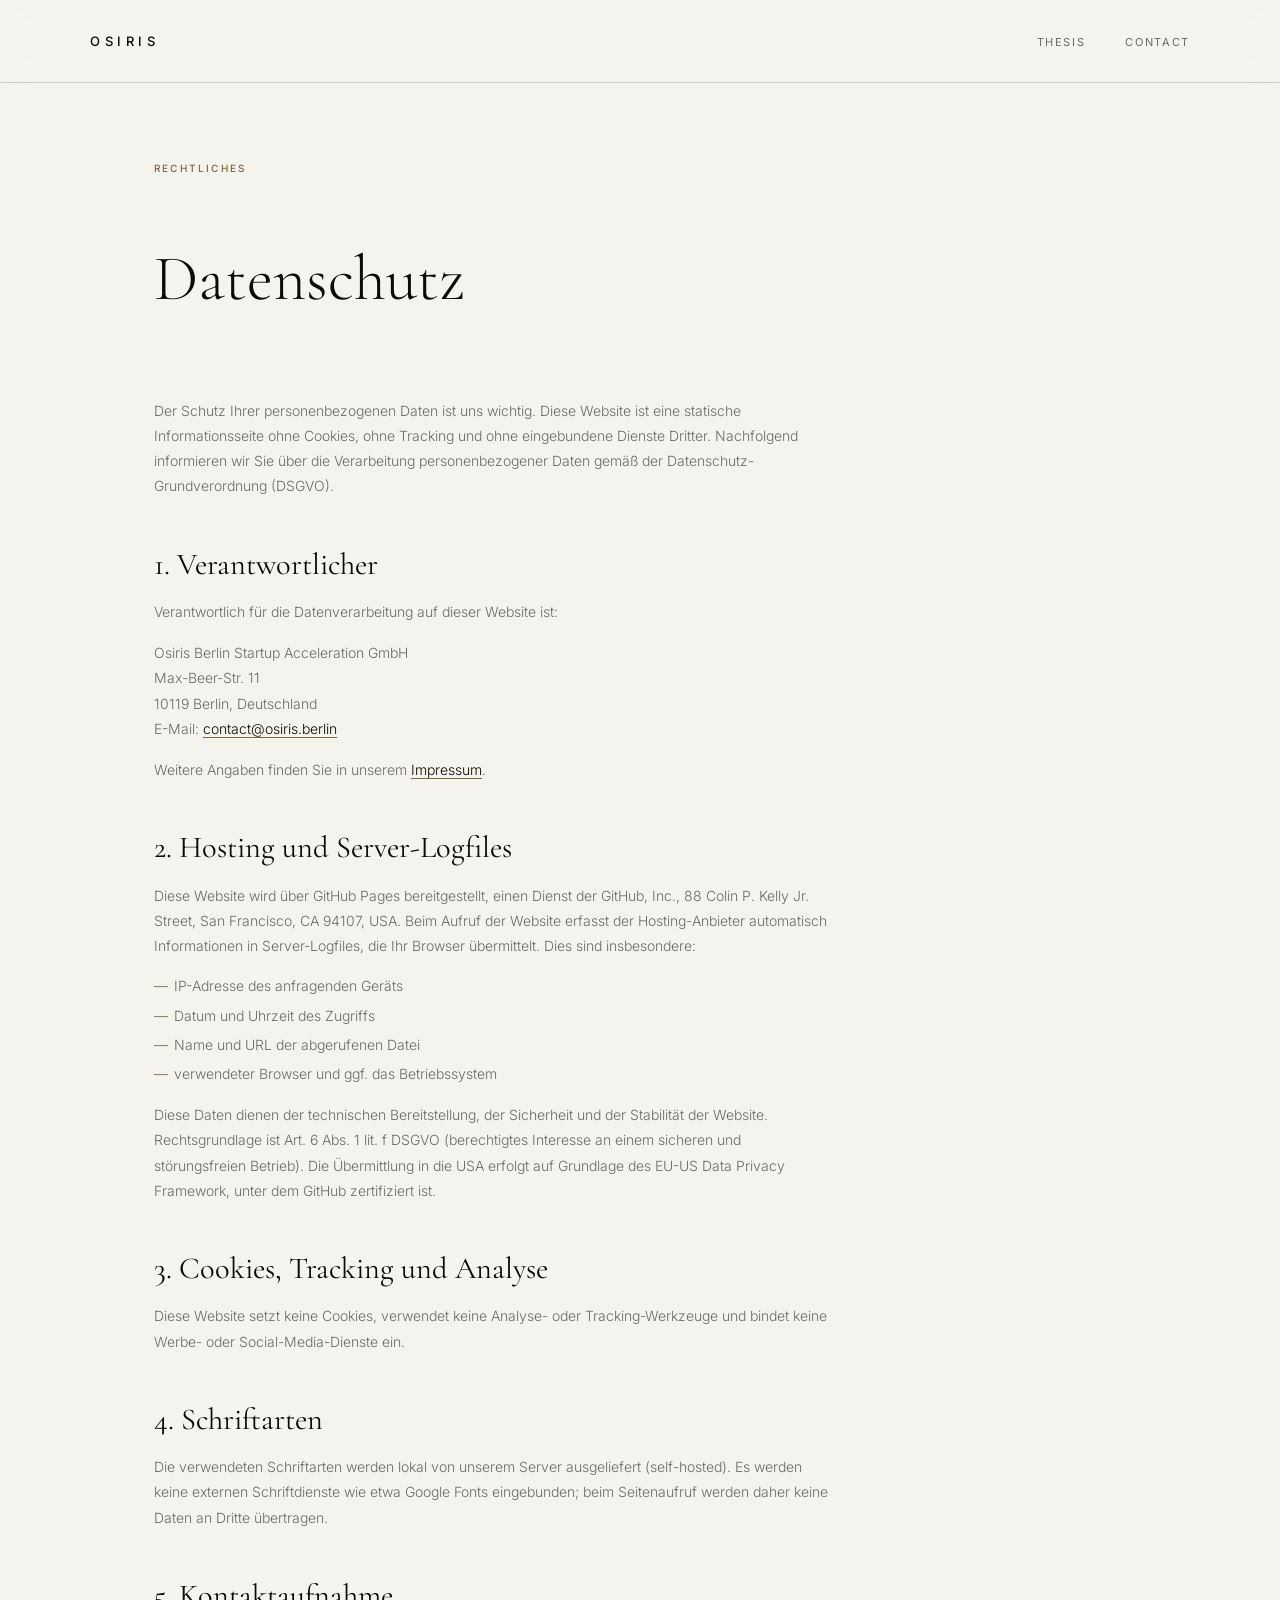
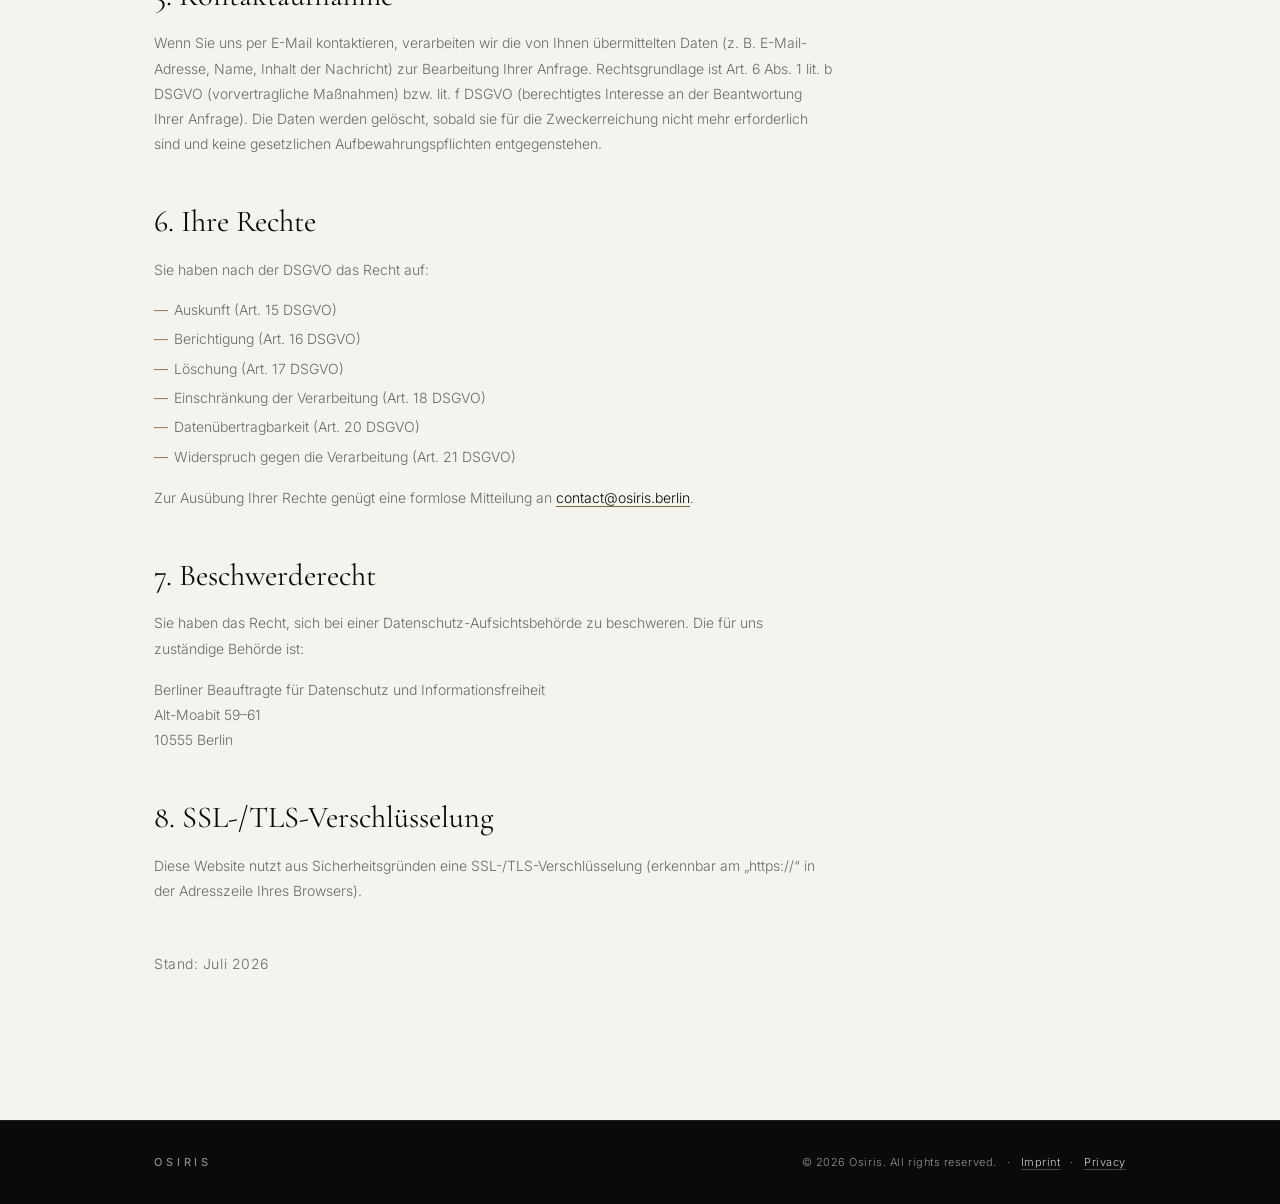
<file: datenschutz.html>
<!DOCTYPE html>
<html lang="de">
<head>
  <meta charset="UTF-8" />
  <meta name="viewport" content="width=device-width, initial-scale=1.0" />
  <title>Datenschutz — Osiris</title>
  <meta name="description" content="Datenschutzerklärung gemäß DSGVO für Osiris, eine Berliner Holdinggesellschaft. Statische Website ohne Cookies, Tracking oder Dienste Dritter." />
  <link rel="canonical" href="https://osiris.berlin/datenschutz.html" />

  <!-- Social share card (Open Graph + Twitter) -->
  <meta property="og:type" content="website" />
  <meta property="og:site_name" content="Osiris" />
  <meta property="og:title" content="Datenschutz — Osiris" />
  <meta property="og:description" content="Datenschutzerklärung gemäß DSGVO für Osiris, eine Berliner Holdinggesellschaft." />
  <meta property="og:url" content="https://osiris.berlin/datenschutz.html" />
  <meta property="og:image" content="https://osiris.berlin/og-image.png" />
  <meta property="og:image:width" content="1200" />
  <meta property="og:image:height" content="630" />
  <meta property="og:image:alt" content="Osiris" />
  <meta name="twitter:card" content="summary_large_image" />
  <meta name="twitter:image" content="https://osiris.berlin/og-image.png" />

  <link rel="icon" href="/favicon.ico" sizes="any" />
  <link rel="icon" type="image/png" sizes="32x32" href="/favicon-32x32.png" />
  <link rel="icon" type="image/png" sizes="16x16" href="/favicon-16x16.png" />
  <link rel="apple-touch-icon" href="/apple-touch-icon.png" />
  <link rel="manifest" href="/site.webmanifest" />
  <meta name="theme-color" content="#f5f3ee" />
  <link rel="preload" as="font" type="font/woff2" href="/fonts/inter-300-normal-latin.woff2" crossorigin />
  <link rel="preload" as="font" type="font/woff2" href="/fonts/cormorant-garamond-300-normal-latin.woff2" crossorigin />
  <link rel="preload" as="font" type="font/woff2" href="/fonts/cormorant-garamond-300-italic-latin.woff2" crossorigin />
  <link rel="stylesheet" href="/fonts.css" />
  <link rel="stylesheet" href="style.css" />
</head>
<body>

  <a class="skip-link" href="#main">Skip to content</a>

  <header class="site-header">
    <nav class="nav">
      <div class="nav-logo">
        <a href="index.html"><span class="logo-text">OSIRIS</span></a>
      </div>
      <button type="button" class="nav-toggle" aria-label="Toggle menu" aria-controls="nav-menu" aria-expanded="false">
        <span class="nav-toggle-bar"></span>
        <span class="nav-toggle-bar"></span>
      </button>
      <ul class="nav-links" id="nav-menu" lang="en">
        <li><a href="index.html#thesis">Thesis</a></li>
        <li><a href="index.html#contact">Contact</a></li>
      </ul>
    </nav>
  </header>

  <main id="main">
    <section class="imprint-section">
      <div class="container">
        <div class="section-label">Rechtliches</div>
        <h1 class="imprint-headline">Datenschutz</h1>
        <div class="legal-prose">
          <p class="legal-lead">
            Der Schutz Ihrer personenbezogenen Daten ist uns wichtig. Diese
            Website ist eine statische Informationsseite ohne Cookies, ohne
            Tracking und ohne eingebundene Dienste Dritter. Nachfolgend
            informieren wir Sie über die Verarbeitung personenbezogener Daten
            gemäß der Datenschutz-Grundverordnung (DSGVO).
          </p>

          <h2>1. Verantwortlicher</h2>
          <p>
            Verantwortlich für die Datenverarbeitung auf dieser Website ist:
          </p>
          <p>
            Osiris Berlin Startup Acceleration GmbH<br />
            Max-Beer-Str. 11<br />
            10119 Berlin, Deutschland<br />
            E-Mail: <a href="mailto:contact@osiris.berlin">contact@osiris.berlin</a>
          </p>
          <p>
            Weitere Angaben finden Sie in unserem
            <a href="imprint.html">Impressum</a>.
          </p>

          <h2>2. Hosting und Server-Logfiles</h2>
          <p>
            Diese Website wird über GitHub Pages bereitgestellt, einen Dienst der
            GitHub, Inc., 88 Colin P. Kelly Jr. Street, San Francisco, CA 94107,
            USA. Beim Aufruf der Website erfasst der Hosting-Anbieter automatisch
            Informationen in Server-Logfiles, die Ihr Browser übermittelt.
            Dies sind insbesondere:
          </p>
          <ul>
            <li>IP-Adresse des anfragenden Geräts</li>
            <li>Datum und Uhrzeit des Zugriffs</li>
            <li>Name und URL der abgerufenen Datei</li>
            <li>verwendeter Browser und ggf. das Betriebssystem</li>
          </ul>
          <p>
            Diese Daten dienen der technischen Bereitstellung, der Sicherheit und
            der Stabilität der Website. Rechtsgrundlage ist Art. 6 Abs. 1 lit. f
            DSGVO (berechtigtes Interesse an einem sicheren und störungsfreien
            Betrieb). Die Übermittlung in die USA erfolgt auf Grundlage des
            EU-US Data Privacy Framework, unter dem GitHub zertifiziert ist.
          </p>

          <h2>3. Cookies, Tracking und Analyse</h2>
          <p>
            Diese Website setzt keine Cookies, verwendet keine Analyse- oder
            Tracking-Werkzeuge und bindet keine Werbe- oder Social-Media-Dienste
            ein.
          </p>

          <h2>4. Schriftarten</h2>
          <p>
            Die verwendeten Schriftarten werden lokal von unserem Server
            ausgeliefert (self-hosted). Es werden keine externen Schriftdienste
            wie etwa Google Fonts eingebunden; beim Seitenaufruf werden daher
            keine Daten an Dritte übertragen.
          </p>

          <h2>5. Kontaktaufnahme</h2>
          <p>
            Wenn Sie uns per E-Mail kontaktieren, verarbeiten wir die von Ihnen
            übermittelten Daten (z.&nbsp;B. E-Mail-Adresse, Name, Inhalt der
            Nachricht) zur Bearbeitung Ihrer Anfrage. Rechtsgrundlage ist
            Art.&nbsp;6 Abs.&nbsp;1 lit.&nbsp;b DSGVO (vorvertragliche Maßnahmen)
            bzw. lit.&nbsp;f DSGVO (berechtigtes Interesse an der Beantwortung
            Ihrer Anfrage). Die Daten werden gelöscht, sobald sie für die
            Zweckerreichung nicht mehr erforderlich sind und keine gesetzlichen
            Aufbewahrungspflichten entgegenstehen.
          </p>

          <h2>6. Ihre Rechte</h2>
          <p>Sie haben nach der DSGVO das Recht auf:</p>
          <ul>
            <li>Auskunft (Art. 15 DSGVO)</li>
            <li>Berichtigung (Art. 16 DSGVO)</li>
            <li>Löschung (Art. 17 DSGVO)</li>
            <li>Einschränkung der Verarbeitung (Art. 18 DSGVO)</li>
            <li>Datenübertragbarkeit (Art. 20 DSGVO)</li>
            <li>Widerspruch gegen die Verarbeitung (Art. 21 DSGVO)</li>
          </ul>
          <p>
            Zur Ausübung Ihrer Rechte genügt eine formlose Mitteilung an
            <a href="mailto:contact@osiris.berlin">contact@osiris.berlin</a>.
          </p>

          <h2>7. Beschwerderecht</h2>
          <p>
            Sie haben das Recht, sich bei einer Datenschutz-Aufsichtsbehörde zu
            beschweren. Die für uns zuständige Behörde ist:
          </p>
          <p>
            Berliner Beauftragte für Datenschutz und Informationsfreiheit<br />
            Alt-Moabit 59&ndash;61<br />
            10555 Berlin
          </p>

          <h2>8. SSL-/TLS-Verschlüsselung</h2>
          <p>
            Diese Website nutzt aus Sicherheitsgründen eine SSL-/TLS-Verschlüsselung
            (erkennbar am &#8222;https://&#8220; in der Adresszeile Ihres Browsers).
          </p>

          <p class="legal-updated">Stand: Juli 2026</p>
        </div>
      </div>
    </section>
  </main>

  <footer class="site-footer">
    <div class="container">
      <span class="footer-logo">OSIRIS</span>
      <span class="footer-copy" lang="en">&copy; 2026 Osiris. All rights reserved. &ensp;&middot;&ensp; <a href="imprint.html">Imprint</a> &ensp;&middot;&ensp; <a href="datenschutz.html">Privacy</a></span>
    </div>
  </footer>

  <script>
    // Mobile nav toggle
    const navToggle = document.querySelector('.nav-toggle');
    const navMenu = document.getElementById('nav-menu');
    if (navToggle && navMenu) {
      navToggle.addEventListener('click', () => {
        const open = navMenu.classList.toggle('is-open');
        navToggle.setAttribute('aria-expanded', open);
      });
      navMenu.querySelectorAll('a').forEach(a => a.addEventListener('click', () => {
        navMenu.classList.remove('is-open');
        navToggle.setAttribute('aria-expanded', 'false');
      }));
    }
  </script>

</body>
</html>
</file>
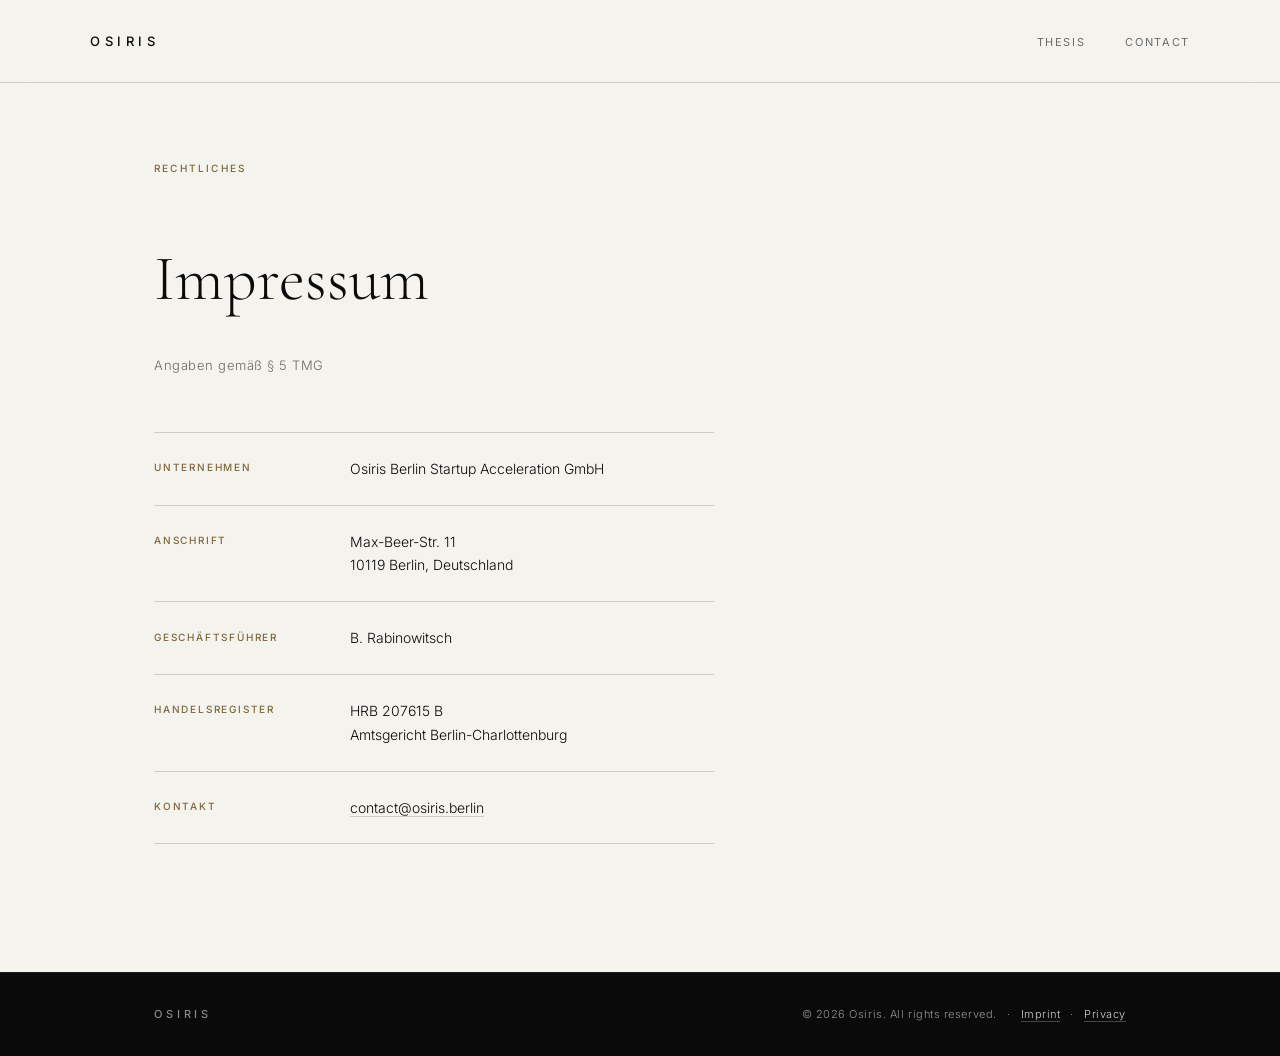
<file: imprint.html>
<!DOCTYPE html>
<html lang="de">
<head>
  <meta charset="UTF-8" />
  <meta name="viewport" content="width=device-width, initial-scale=1.0" />
  <title>Impressum — Osiris</title>
  <meta name="description" content="Impressum und Angaben gemäß § 5 TMG für Osiris, eine Berliner Holdinggesellschaft." />
  <link rel="canonical" href="https://osiris.berlin/imprint.html" />

  <!-- Social share card (Open Graph + Twitter) -->
  <meta property="og:type" content="website" />
  <meta property="og:site_name" content="Osiris" />
  <meta property="og:title" content="Impressum — Osiris" />
  <meta property="og:description" content="Impressum und Angaben gemäß § 5 TMG für Osiris, eine Berliner Holdinggesellschaft." />
  <meta property="og:url" content="https://osiris.berlin/imprint.html" />
  <meta property="og:image" content="https://osiris.berlin/og-image.png" />
  <meta property="og:image:width" content="1200" />
  <meta property="og:image:height" content="630" />
  <meta property="og:image:alt" content="Osiris" />
  <meta name="twitter:card" content="summary_large_image" />
  <meta name="twitter:image" content="https://osiris.berlin/og-image.png" />

  <link rel="icon" href="/favicon.ico" sizes="any" />
  <link rel="icon" type="image/png" sizes="32x32" href="/favicon-32x32.png" />
  <link rel="icon" type="image/png" sizes="16x16" href="/favicon-16x16.png" />
  <link rel="apple-touch-icon" href="/apple-touch-icon.png" />
  <link rel="manifest" href="/site.webmanifest" />
  <meta name="theme-color" content="#f5f3ee" />
  <link rel="preload" as="font" type="font/woff2" href="/fonts/inter-300-normal-latin.woff2" crossorigin />
  <link rel="preload" as="font" type="font/woff2" href="/fonts/cormorant-garamond-300-normal-latin.woff2" crossorigin />
  <link rel="preload" as="font" type="font/woff2" href="/fonts/cormorant-garamond-300-italic-latin.woff2" crossorigin />
  <link rel="stylesheet" href="/fonts.css" />
  <link rel="stylesheet" href="style.css" />
</head>
<body>

  <a class="skip-link" href="#main">Skip to content</a>

  <header class="site-header">
    <nav class="nav">
      <div class="nav-logo">
        <a href="index.html"><span class="logo-text">OSIRIS</span></a>
      </div>
      <button type="button" class="nav-toggle" aria-label="Toggle menu" aria-controls="nav-menu" aria-expanded="false">
        <span class="nav-toggle-bar"></span>
        <span class="nav-toggle-bar"></span>
      </button>
      <ul class="nav-links" id="nav-menu" lang="en">
        <li><a href="index.html#thesis">Thesis</a></li>
        <li><a href="index.html#contact">Contact</a></li>
      </ul>
    </nav>
  </header>

  <main id="main">
    <section class="imprint-section">
      <div class="container">
        <div class="section-label">Rechtliches</div>
        <h1 class="imprint-headline">Impressum</h1>
        <p class="imprint-intro">Angaben gemäß § 5 TMG</p>
        <div class="imprint-body">
          <div class="imprint-item">
            <span class="imprint-label">Unternehmen</span>
            <span class="imprint-value">Osiris Berlin Startup Acceleration GmbH</span>
          </div>
          <div class="imprint-item">
            <span class="imprint-label">Anschrift</span>
            <span class="imprint-value">Max-Beer-Str. 11<br />10119 Berlin, Deutschland</span>
          </div>
          <div class="imprint-item">
            <span class="imprint-label">Geschäftsführer</span>
            <span class="imprint-value">B. Rabinowitsch</span>
          </div>
          <div class="imprint-item">
            <span class="imprint-label">Handelsregister</span>
            <span class="imprint-value">HRB 207615 B<br />Amtsgericht Berlin-Charlottenburg</span>
          </div>
          <div class="imprint-item">
            <span class="imprint-label">Kontakt</span>
            <span class="imprint-value"><a href="mailto:contact@osiris.berlin">contact@osiris.berlin</a></span>
          </div>
        </div>
      </div>
    </section>
  </main>

  <footer class="site-footer">
    <div class="container">
      <span class="footer-logo">OSIRIS</span>
      <span class="footer-copy" lang="en">&copy; 2026 Osiris. All rights reserved. &ensp;&middot;&ensp; <a href="imprint.html">Imprint</a> &ensp;&middot;&ensp; <a href="datenschutz.html">Privacy</a></span>
    </div>
  </footer>

  <script>
    // Mobile nav toggle
    const navToggle = document.querySelector('.nav-toggle');
    const navMenu = document.getElementById('nav-menu');
    if (navToggle && navMenu) {
      navToggle.addEventListener('click', () => {
        const open = navMenu.classList.toggle('is-open');
        navToggle.setAttribute('aria-expanded', open);
      });
      navMenu.querySelectorAll('a').forEach(a => a.addEventListener('click', () => {
        navMenu.classList.remove('is-open');
        navToggle.setAttribute('aria-expanded', 'false');
      }));
    }
  </script>

</body>
</html>
</file>
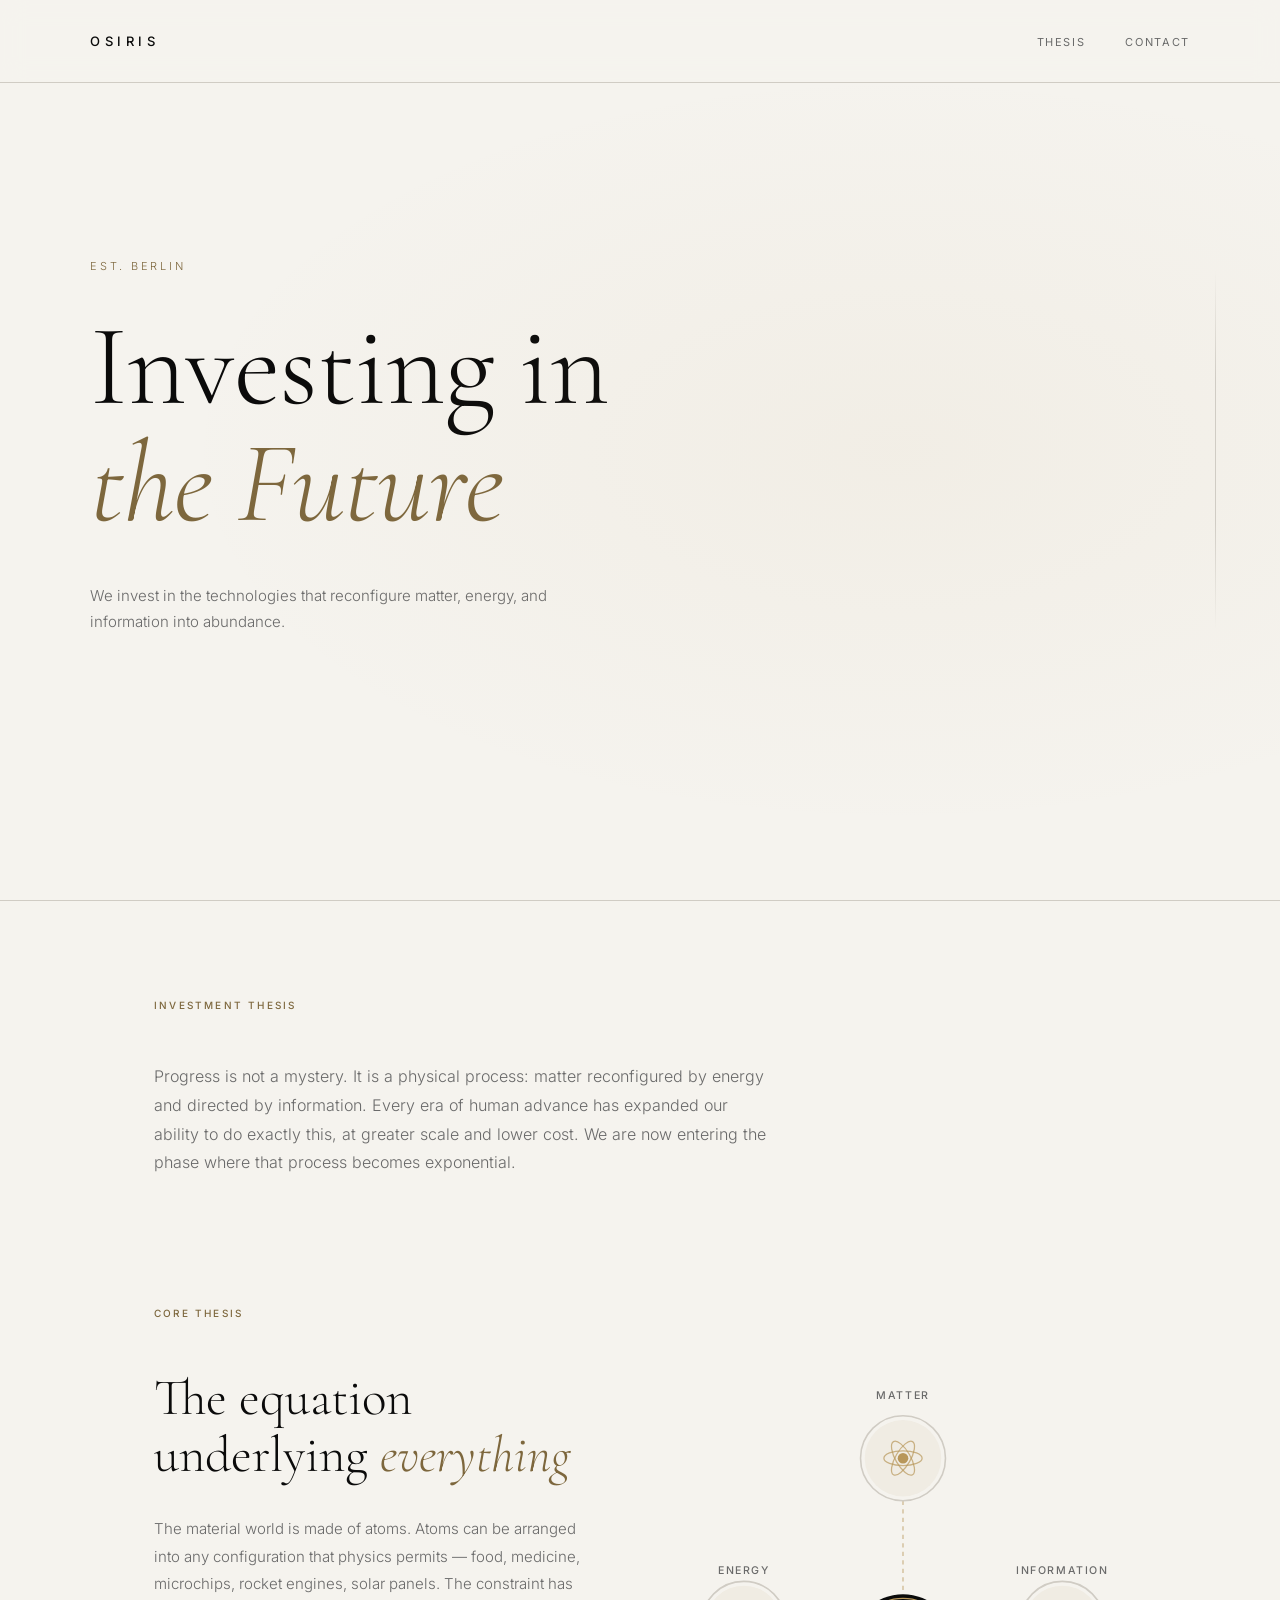
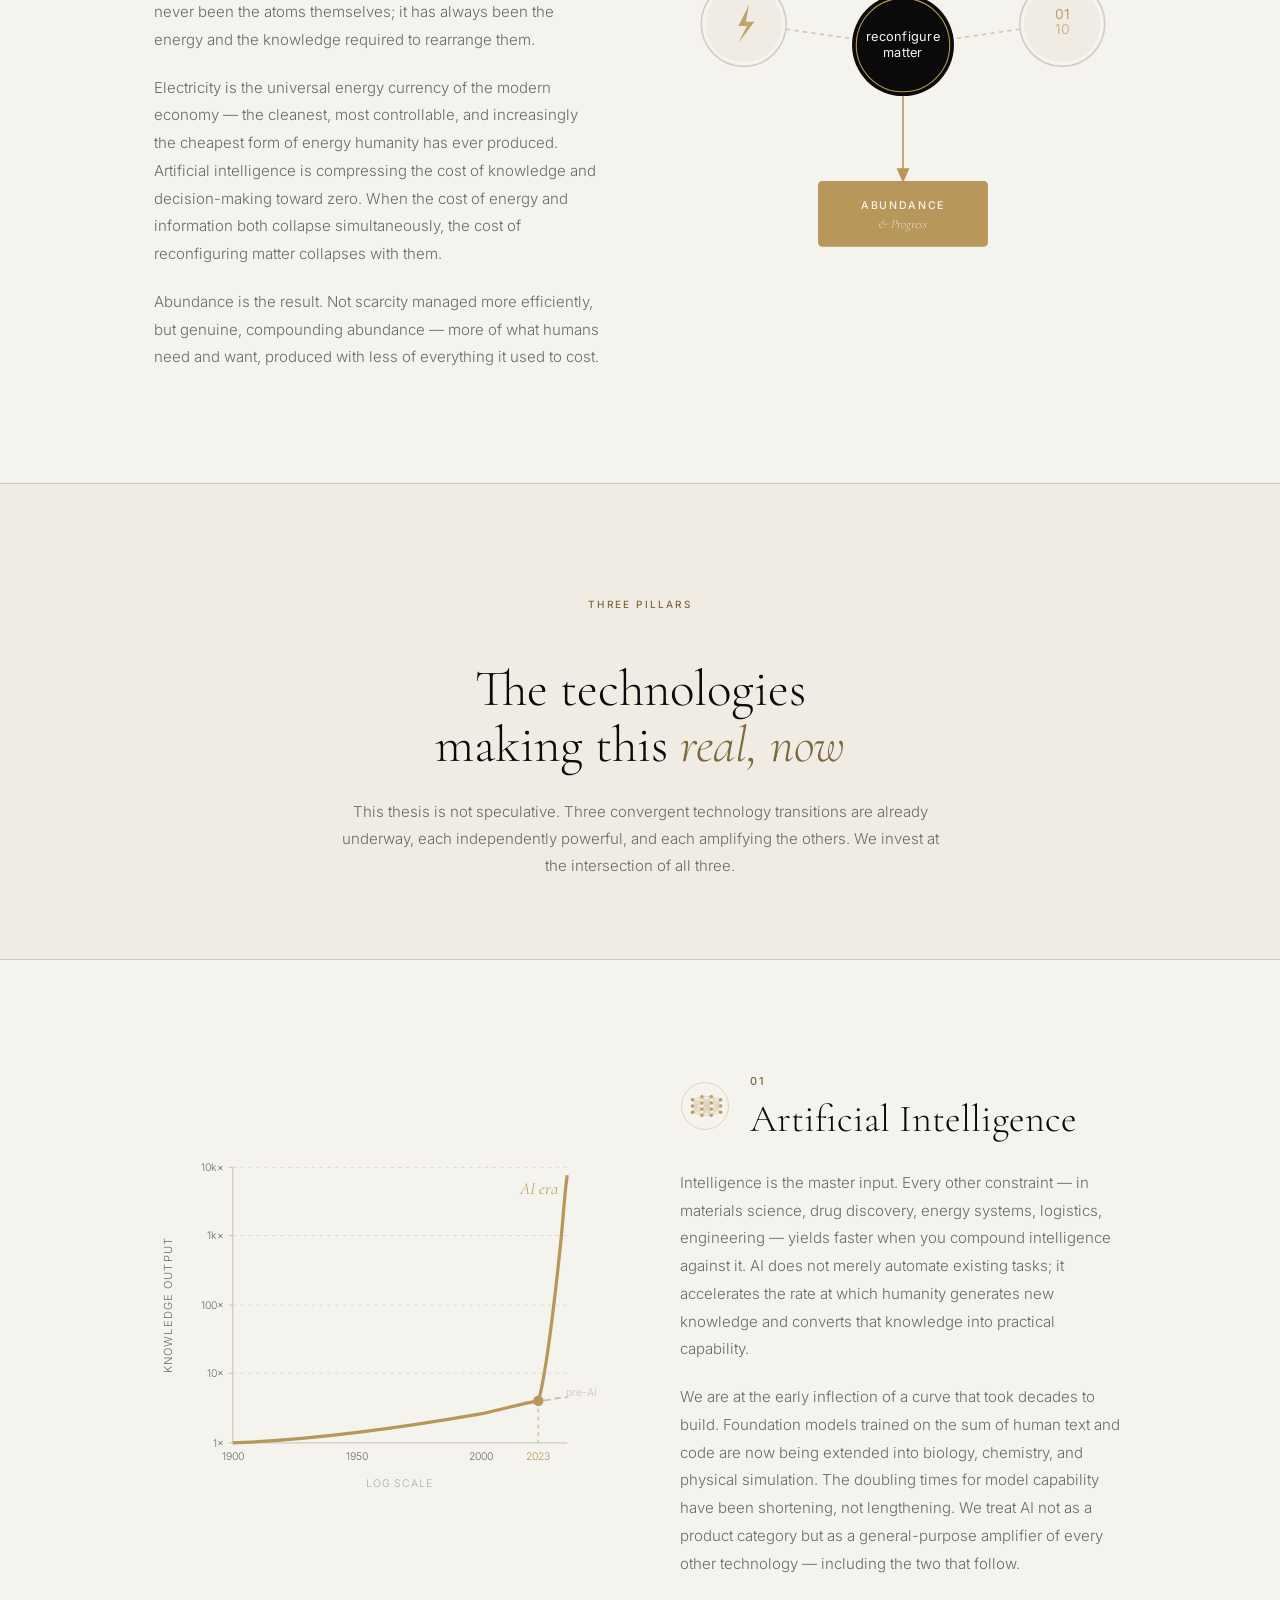
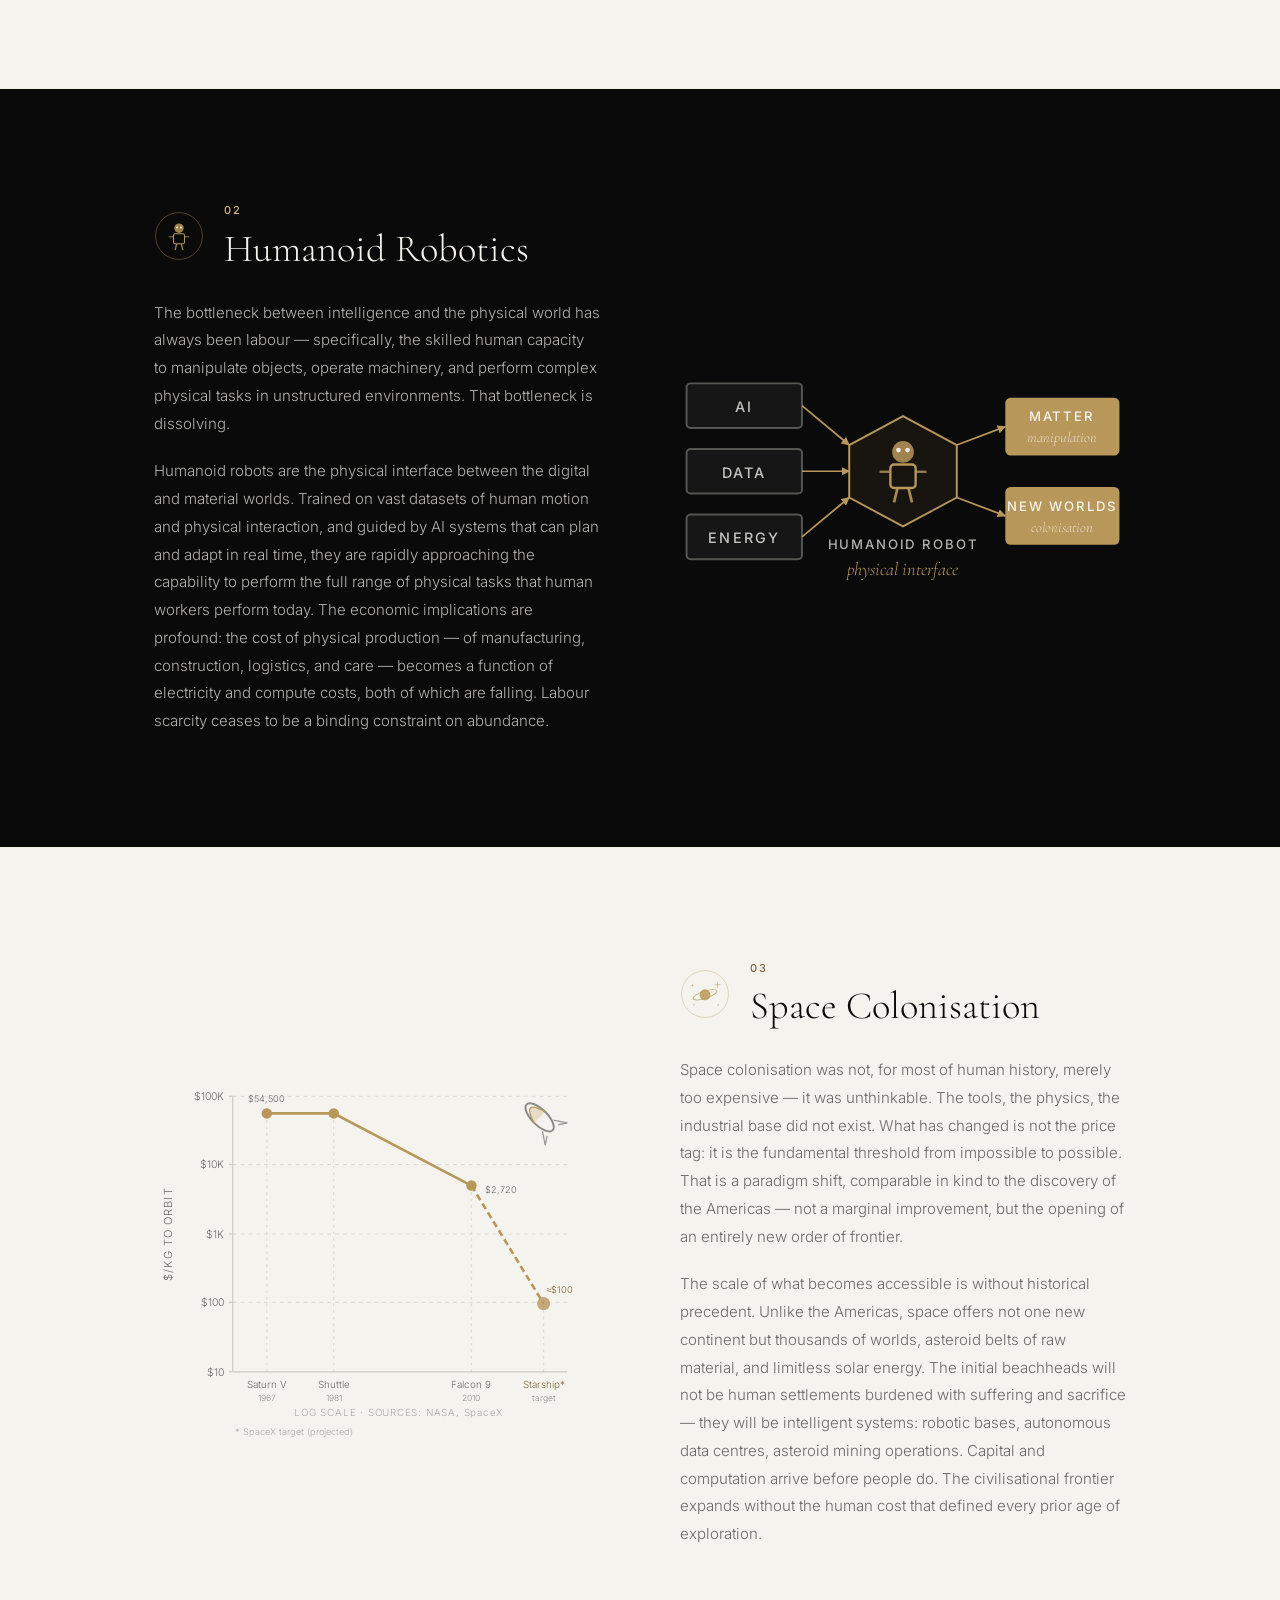
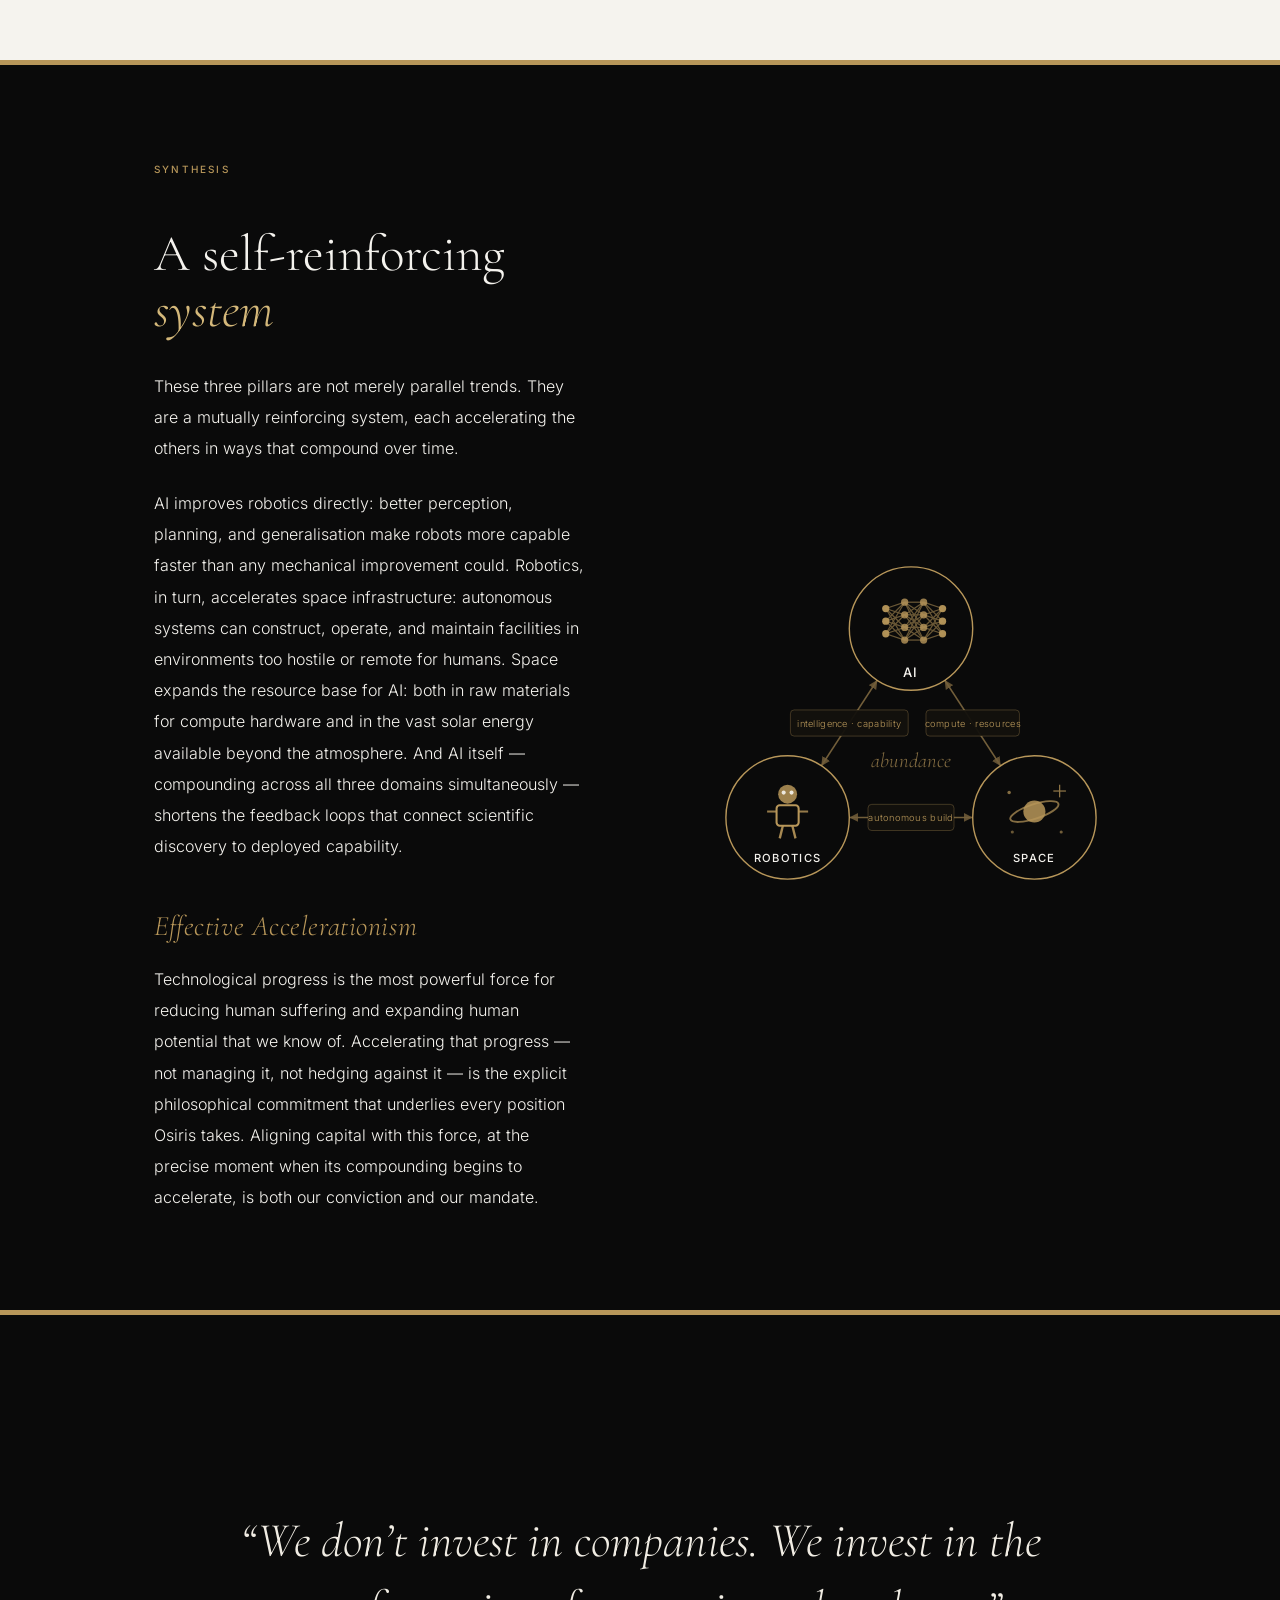
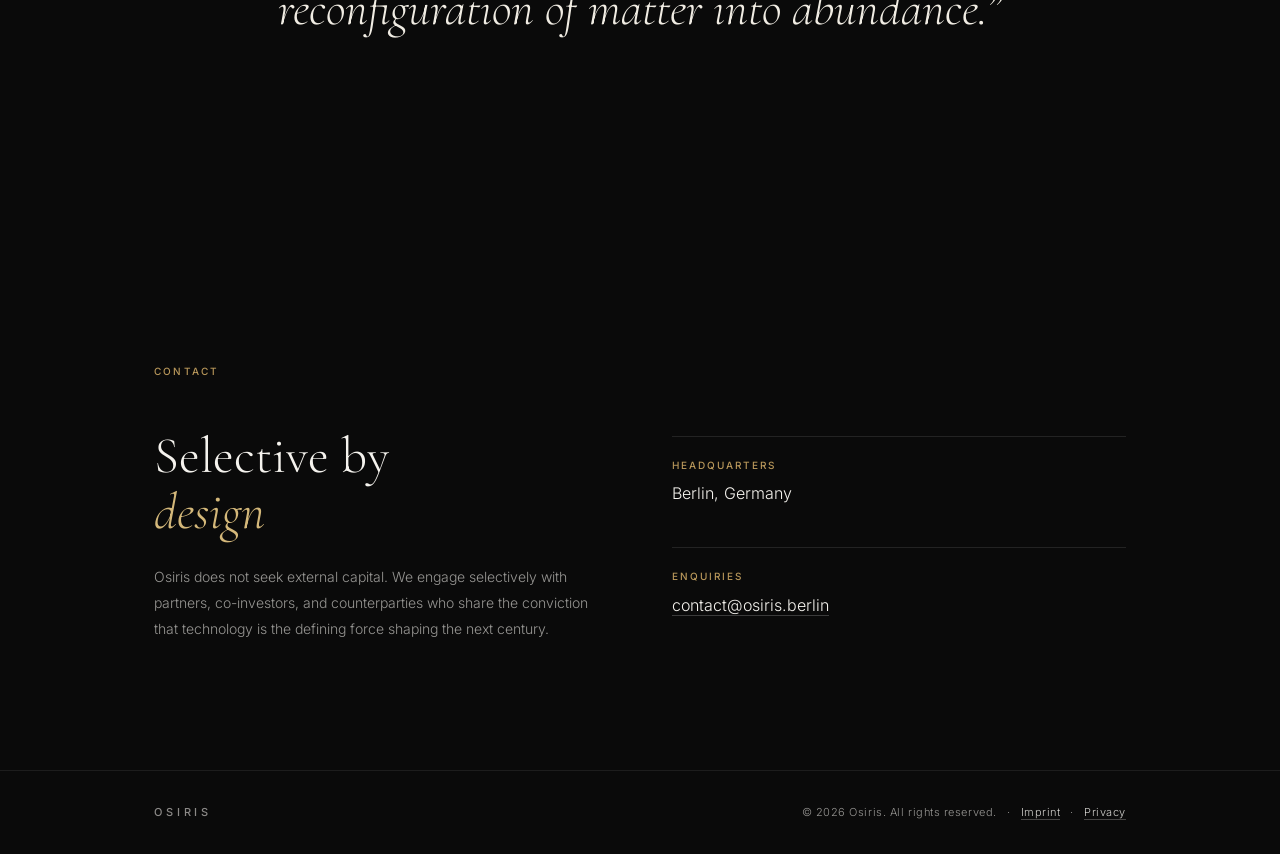
<file: thesis.html>
<!DOCTYPE html>
<html lang="en">
<head>
  <meta charset="UTF-8" />
  <meta name="viewport" content="width=device-width, initial-scale=1.0" />
  <title>Investment Thesis — Osiris</title>
  <meta name="robots" content="noindex" />
  <link rel="canonical" href="https://osiris.berlin/#thesis" />
  <script>location.replace('/index.html#thesis');</script>
  <noscript><meta http-equiv="refresh" content="0;url=/index.html#thesis" /></noscript>
</head>
<body>
  <p>Redirecting to <a href="/index.html#thesis">osiris.berlin/#thesis</a>&hellip;</p>
</body>
</html>
</file>
<file: fonts.css>
/* Self-hosted fonts (woff2). Replaces the render-blocking Google Fonts request.
   Latin + Latin-ext subsets cover the site's English + German content.
   Regenerate: see "Regenerating the fonts" in CLAUDE.md. */

@font-face {
  font-family: 'Cormorant Garamond';
  font-style: italic;
  font-weight: 300;
  font-display: swap;
  src: url('/fonts/cormorant-garamond-300-italic-latin-ext.woff2') format('woff2');
  unicode-range: U+0100-02BA, U+02BD-02C5, U+02C7-02CC, U+02CE-02D7, U+02DD-02FF, U+0304, U+0308, U+0329, U+1D00-1DBF, U+1E00-1E9F, U+1EF2-1EFF, U+2020, U+20A0-20AB, U+20AD-20C0, U+2113, U+2C60-2C7F, U+A720-A7FF;
}

@font-face {
  font-family: 'Cormorant Garamond';
  font-style: italic;
  font-weight: 300;
  font-display: swap;
  src: url('/fonts/cormorant-garamond-300-italic-latin.woff2') format('woff2');
  unicode-range: U+0000-00FF, U+0131, U+0152-0153, U+02BB-02BC, U+02C6, U+02DA, U+02DC, U+0304, U+0308, U+0329, U+2000-206F, U+20AC, U+2122, U+2191, U+2193, U+2212, U+2215, U+FEFF, U+FFFD;
}

@font-face {
  font-family: 'Cormorant Garamond';
  font-style: italic;
  font-weight: 400;
  font-display: swap;
  src: url('/fonts/cormorant-garamond-400-italic-latin-ext.woff2') format('woff2');
  unicode-range: U+0100-02BA, U+02BD-02C5, U+02C7-02CC, U+02CE-02D7, U+02DD-02FF, U+0304, U+0308, U+0329, U+1D00-1DBF, U+1E00-1E9F, U+1EF2-1EFF, U+2020, U+20A0-20AB, U+20AD-20C0, U+2113, U+2C60-2C7F, U+A720-A7FF;
}

@font-face {
  font-family: 'Cormorant Garamond';
  font-style: italic;
  font-weight: 400;
  font-display: swap;
  src: url('/fonts/cormorant-garamond-400-italic-latin.woff2') format('woff2');
  unicode-range: U+0000-00FF, U+0131, U+0152-0153, U+02BB-02BC, U+02C6, U+02DA, U+02DC, U+0304, U+0308, U+0329, U+2000-206F, U+20AC, U+2122, U+2191, U+2193, U+2212, U+2215, U+FEFF, U+FFFD;
}

@font-face {
  font-family: 'Cormorant Garamond';
  font-style: normal;
  font-weight: 300;
  font-display: swap;
  src: url('/fonts/cormorant-garamond-300-normal-latin-ext.woff2') format('woff2');
  unicode-range: U+0100-02BA, U+02BD-02C5, U+02C7-02CC, U+02CE-02D7, U+02DD-02FF, U+0304, U+0308, U+0329, U+1D00-1DBF, U+1E00-1E9F, U+1EF2-1EFF, U+2020, U+20A0-20AB, U+20AD-20C0, U+2113, U+2C60-2C7F, U+A720-A7FF;
}

@font-face {
  font-family: 'Cormorant Garamond';
  font-style: normal;
  font-weight: 300;
  font-display: swap;
  src: url('/fonts/cormorant-garamond-300-normal-latin.woff2') format('woff2');
  unicode-range: U+0000-00FF, U+0131, U+0152-0153, U+02BB-02BC, U+02C6, U+02DA, U+02DC, U+0304, U+0308, U+0329, U+2000-206F, U+20AC, U+2122, U+2191, U+2193, U+2212, U+2215, U+FEFF, U+FFFD;
}

@font-face {
  font-family: 'Cormorant Garamond';
  font-style: normal;
  font-weight: 400;
  font-display: swap;
  src: url('/fonts/cormorant-garamond-400-normal-latin-ext.woff2') format('woff2');
  unicode-range: U+0100-02BA, U+02BD-02C5, U+02C7-02CC, U+02CE-02D7, U+02DD-02FF, U+0304, U+0308, U+0329, U+1D00-1DBF, U+1E00-1E9F, U+1EF2-1EFF, U+2020, U+20A0-20AB, U+20AD-20C0, U+2113, U+2C60-2C7F, U+A720-A7FF;
}

@font-face {
  font-family: 'Cormorant Garamond';
  font-style: normal;
  font-weight: 400;
  font-display: swap;
  src: url('/fonts/cormorant-garamond-400-normal-latin.woff2') format('woff2');
  unicode-range: U+0000-00FF, U+0131, U+0152-0153, U+02BB-02BC, U+02C6, U+02DA, U+02DC, U+0304, U+0308, U+0329, U+2000-206F, U+20AC, U+2122, U+2191, U+2193, U+2212, U+2215, U+FEFF, U+FFFD;
}

@font-face {
  font-family: 'Cormorant Garamond';
  font-style: normal;
  font-weight: 500;
  font-display: swap;
  src: url('/fonts/cormorant-garamond-500-normal-latin-ext.woff2') format('woff2');
  unicode-range: U+0100-02BA, U+02BD-02C5, U+02C7-02CC, U+02CE-02D7, U+02DD-02FF, U+0304, U+0308, U+0329, U+1D00-1DBF, U+1E00-1E9F, U+1EF2-1EFF, U+2020, U+20A0-20AB, U+20AD-20C0, U+2113, U+2C60-2C7F, U+A720-A7FF;
}

@font-face {
  font-family: 'Cormorant Garamond';
  font-style: normal;
  font-weight: 500;
  font-display: swap;
  src: url('/fonts/cormorant-garamond-500-normal-latin.woff2') format('woff2');
  unicode-range: U+0000-00FF, U+0131, U+0152-0153, U+02BB-02BC, U+02C6, U+02DA, U+02DC, U+0304, U+0308, U+0329, U+2000-206F, U+20AC, U+2122, U+2191, U+2193, U+2212, U+2215, U+FEFF, U+FFFD;
}

@font-face {
  font-family: 'Inter';
  font-style: normal;
  font-weight: 300;
  font-display: swap;
  src: url('/fonts/inter-300-normal-latin-ext.woff2') format('woff2');
  unicode-range: U+0100-02BA, U+02BD-02C5, U+02C7-02CC, U+02CE-02D7, U+02DD-02FF, U+0304, U+0308, U+0329, U+1D00-1DBF, U+1E00-1E9F, U+1EF2-1EFF, U+2020, U+20A0-20AB, U+20AD-20C0, U+2113, U+2C60-2C7F, U+A720-A7FF;
}

@font-face {
  font-family: 'Inter';
  font-style: normal;
  font-weight: 300;
  font-display: swap;
  src: url('/fonts/inter-300-normal-latin.woff2') format('woff2');
  unicode-range: U+0000-00FF, U+0131, U+0152-0153, U+02BB-02BC, U+02C6, U+02DA, U+02DC, U+0304, U+0308, U+0329, U+2000-206F, U+20AC, U+2122, U+2191, U+2193, U+2212, U+2215, U+FEFF, U+FFFD;
}

@font-face {
  font-family: 'Inter';
  font-style: normal;
  font-weight: 400;
  font-display: swap;
  src: url('/fonts/inter-400-normal-latin-ext.woff2') format('woff2');
  unicode-range: U+0100-02BA, U+02BD-02C5, U+02C7-02CC, U+02CE-02D7, U+02DD-02FF, U+0304, U+0308, U+0329, U+1D00-1DBF, U+1E00-1E9F, U+1EF2-1EFF, U+2020, U+20A0-20AB, U+20AD-20C0, U+2113, U+2C60-2C7F, U+A720-A7FF;
}

@font-face {
  font-family: 'Inter';
  font-style: normal;
  font-weight: 400;
  font-display: swap;
  src: url('/fonts/inter-400-normal-latin.woff2') format('woff2');
  unicode-range: U+0000-00FF, U+0131, U+0152-0153, U+02BB-02BC, U+02C6, U+02DA, U+02DC, U+0304, U+0308, U+0329, U+2000-206F, U+20AC, U+2122, U+2191, U+2193, U+2212, U+2215, U+FEFF, U+FFFD;
}

@font-face {
  font-family: 'Inter';
  font-style: normal;
  font-weight: 500;
  font-display: swap;
  src: url('/fonts/inter-500-normal-latin-ext.woff2') format('woff2');
  unicode-range: U+0100-02BA, U+02BD-02C5, U+02C7-02CC, U+02CE-02D7, U+02DD-02FF, U+0304, U+0308, U+0329, U+1D00-1DBF, U+1E00-1E9F, U+1EF2-1EFF, U+2020, U+20A0-20AB, U+20AD-20C0, U+2113, U+2C60-2C7F, U+A720-A7FF;
}

@font-face {
  font-family: 'Inter';
  font-style: normal;
  font-weight: 500;
  font-display: swap;
  src: url('/fonts/inter-500-normal-latin.woff2') format('woff2');
  unicode-range: U+0000-00FF, U+0131, U+0152-0153, U+02BB-02BC, U+02C6, U+02DA, U+02DC, U+0304, U+0308, U+0329, U+2000-206F, U+20AC, U+2122, U+2191, U+2193, U+2212, U+2215, U+FEFF, U+FFFD;
}
</file>
<file: style.css>
/* ─── Reset & Base ─────────────────────────────────────────────────────── */

*, *::before, *::after {
  box-sizing: border-box;
  margin: 0;
  padding: 0;
}

:root {
  --black:   #0a0a0a;
  --white:   #f5f3ee;
  --cream:   #f0ece3;
  --gold:    #b8975a;
  --gold-lt: #d4b87a;
  --gold-text: #7d673d; /* AA-compliant gold for small text on light backgrounds */
  --grey:    #6a6a6a;
  --grey-lt: #c8c4bc;
  --rule:    #d0ccc4;

  --font-serif: 'Cormorant Garamond', Georgia, serif;
  --font-sans:  'Inter', system-ui, sans-serif;

  --container: 1100px;
  --pad-x: clamp(1.5rem, 5vw, 4rem);
}

html {
  scroll-behavior: smooth;
}

body {
  background: var(--white);
  color: var(--black);
  font-family: var(--font-sans);
  font-size: 15px;
  font-weight: 300;
  line-height: 1.7;
  -webkit-font-smoothing: antialiased;
}

a {
  color: inherit;
  text-decoration: none;
}

/* ─── Utility ──────────────────────────────────────────────────────────── */

.container {
  max-width: var(--container);
  margin: 0 auto;
  padding: 0 var(--pad-x);
}

.section-label {
  font-family: var(--font-sans);
  font-size: 10px;
  font-weight: 500;
  letter-spacing: 0.22em;
  text-transform: uppercase;
  color: var(--gold-text);
  margin-bottom: 3rem;
}

/* ─── Accessibility ────────────────────────────────────────────────────── */

.skip-link {
  position: absolute;
  left: 1rem;
  top: -4rem;
  z-index: 200;
  background: var(--black);
  color: var(--white);
  padding: 0.7rem 1.25rem;
  font-size: 11px;
  font-weight: 500;
  letter-spacing: 0.15em;
  text-transform: uppercase;
  transition: top 0.2s;
}

.skip-link:focus {
  top: 1rem;
}

:focus-visible {
  outline: 2px solid var(--black);
  outline-offset: 3px;
  border-radius: 1px;
}

/* Light focus ring on dark full-bleed sections */
.skip-link:focus-visible,
.contact :focus-visible,
.site-footer :focus-visible,
.th-pillar--dark :focus-visible,
.th-synthesis :focus-visible,
.th-cta-section :focus-visible {
  outline-color: var(--gold-lt);
}

#main {
  scroll-margin-top: 6rem;
}

/* ─── Header / Nav ─────────────────────────────────────────────────────── */

.site-header {
  position: fixed;
  top: 0;
  left: 0;
  right: 0;
  z-index: 100;
  padding: 1.75rem var(--pad-x);
  display: flex;
  align-items: center;
  background: rgba(245, 243, 238, 0.92);
  backdrop-filter: blur(12px);
  border-bottom: 1px solid var(--rule);
}

.nav {
  width: 100%;
  max-width: var(--container);
  margin: 0 auto;
  display: flex;
  align-items: center;
  justify-content: space-between;
}

.logo-text {
  font-family: var(--font-sans);
  font-size: 13px;
  font-weight: 500;
  letter-spacing: 0.35em;
  color: var(--black);
}

.nav-links {
  list-style: none;
  display: flex;
  gap: 2.5rem;
}

.nav-links a {
  font-size: 11px;
  font-weight: 400;
  letter-spacing: 0.15em;
  text-transform: uppercase;
  color: var(--grey);
  transition: color 0.2s;
}

.nav-links a:hover {
  color: var(--black);
}

.nav-toggle {
  display: none;
  flex-direction: column;
  justify-content: center;
  gap: 6px;
  width: 28px;
  height: 28px;
  padding: 0;
  background: none;
  border: 0;
  cursor: pointer;
}

.nav-toggle-bar {
  display: block;
  width: 22px;
  height: 1.5px;
  background: var(--black);
  transition: transform 0.25s, opacity 0.25s;
}

.nav-toggle[aria-expanded="true"] .nav-toggle-bar:nth-child(1) {
  transform: translateY(3.75px) rotate(45deg);
}

.nav-toggle[aria-expanded="true"] .nav-toggle-bar:nth-child(2) {
  transform: translateY(-3.75px) rotate(-45deg);
}

/* ─── Hero ─────────────────────────────────────────────────────────────── */

.hero {
  min-height: 100vh;
  display: flex;
  flex-direction: column;
  justify-content: center;
  padding: 8rem var(--pad-x) 5rem;
  position: relative;
  overflow: hidden;
}

.hero::before {
  content: '';
  position: absolute;
  inset: 0;
  background: radial-gradient(ellipse 80% 60% at 70% 50%, rgba(184,151,90,0.06) 0%, transparent 70%);
  pointer-events: none;
}

.hero-inner {
  max-width: var(--container);
  margin: 0 auto;
  width: 100%;
}

.hero-eyebrow {
  font-size: 11px;
  letter-spacing: 0.25em;
  text-transform: uppercase;
  color: var(--gold-text);
  margin-bottom: 2rem;
}

.hero-headline {
  font-family: var(--font-serif);
  font-size: clamp(4rem, 9vw, 8rem);
  font-weight: 300;
  line-height: 1.02;
  letter-spacing: -0.01em;
  color: var(--black);
  margin-bottom: 2.5rem;
}

.hero-headline em {
  font-style: italic;
  color: var(--gold-text);
}

.hero-sub {
  max-width: 480px;
  font-size: 15px;
  font-weight: 300;
  line-height: 1.75;
  color: var(--grey);
  margin-bottom: 3.5rem;
}

.hero-line {
  position: absolute;
  right: var(--pad-x);
  top: 50%;
  transform: translateY(-50%);
  width: 1px;
  height: 40vh;
  background: linear-gradient(to bottom, transparent, var(--rule) 30%, var(--rule) 70%, transparent);
}

/* ─── Contact ──────────────────────────────────────────────────────────── */

.contact {
  padding: 8rem var(--pad-x);
  background: var(--black);
  color: var(--white);
}

.contact .section-label {
  color: var(--gold);
}

.contact-grid {
  display: grid;
  grid-template-columns: 1fr 1fr;
  gap: 4rem;
  align-items: start;
}

.contact-col h2 {
  font-family: var(--font-serif);
  font-size: clamp(2.5rem, 4vw, 4rem);
  font-weight: 300;
  line-height: 1.1;
  color: var(--white);
  margin-bottom: 1.5rem;
}

.contact-col h2 em {
  font-style: italic;
  color: var(--gold-lt);
}

.contact-col > p {
  font-size: 14px;
  font-weight: 300;
  line-height: 1.85;
  color: rgba(245,243,238,0.6);
}

.contact-details {
  display: flex;
  flex-direction: column;
  gap: 2.5rem;
  padding-top: 0.5rem;
}

.contact-item {
  display: flex;
  flex-direction: column;
  gap: 0.4rem;
  padding-top: 1.25rem;
  border-top: 1px solid rgba(255,255,255,0.1);
}

.contact-label {
  font-size: 10px;
  font-weight: 500;
  letter-spacing: 0.2em;
  text-transform: uppercase;
  color: var(--gold);
}

.contact-value {
  font-size: 16px;
  font-weight: 300;
  color: var(--white);
}

.contact-value a {
  border-bottom: 1px solid rgba(255,255,255,0.2);
  transition: border-color 0.2s;
}

.contact-value a:hover {
  border-color: var(--gold-lt);
  color: var(--gold-lt);
}

/* ─── Footer ───────────────────────────────────────────────────────────── */

.site-footer {
  padding: 2rem var(--pad-x);
  background: var(--black);
  border-top: 1px solid rgba(255,255,255,0.08);
}

.site-footer .container {
  display: flex;
  align-items: center;
  justify-content: space-between;
}

.footer-logo {
  font-family: var(--font-sans);
  font-size: 11px;
  font-weight: 500;
  letter-spacing: 0.35em;
  color: rgba(245,243,238,0.55);
}

.footer-copy {
  font-size: 11px;
  color: rgba(245,243,238,0.6);
  letter-spacing: 0.05em;
}

.footer-copy a {
  color: rgba(245,243,238,0.85);
  border-bottom: 1px solid rgba(245,243,238,0.25);
  transition: color 0.2s, border-color 0.2s;
}

.footer-copy a:hover {
  color: var(--gold-lt);
  border-color: var(--gold-lt);
}

/* ─── Responsive ───────────────────────────────────────────────────────── */

@media (max-width: 768px) {
  .nav-toggle {
    display: inline-flex;
  }

  .nav-links {
    position: absolute;
    top: 100%;
    left: 0;
    right: 0;
    flex-direction: column;
    gap: 0;
    padding: 0.5rem var(--pad-x) 1.5rem;
    background: rgba(245, 243, 238, 0.98);
    backdrop-filter: blur(12px);
    border-bottom: 1px solid var(--rule);
    display: none;
  }

  .nav-links.is-open {
    display: flex;
  }

  .nav-links a {
    display: block;
    padding: 0.9rem 0;
    font-size: 12px;
    border-top: 1px solid var(--rule);
  }

  .contact-grid {
    grid-template-columns: 1fr;
    gap: 2.5rem;
  }

  .hero-line {
    display: none;
  }
}

/* ─── Reduced motion ───────────────────────────────────────────────────── */

@media (prefers-reduced-motion: reduce) {
  html {
    scroll-behavior: auto;
  }

  *, *::before, *::after {
    animation-duration: 0.01ms !important;
    animation-iteration-count: 1 !important;
    transition-duration: 0.01ms !important;
  }

  .reveal {
    opacity: 1 !important;
    transform: none !important;
  }
}

/* ─── Imprint ──────────────────────────────────────────────────────────── */

.imprint-section {
  padding: 10rem var(--pad-x) 8rem;
  min-height: 80vh;
}

.imprint-headline {
  font-family: var(--font-serif);
  font-size: clamp(2.5rem, 5vw, 4.5rem);
  font-weight: 300;
  color: var(--black);
  margin-bottom: 4rem;
}

.imprint-intro {
  margin-top: -2.75rem;
  margin-bottom: 3.5rem;
  font-size: 13px;
  font-weight: 300;
  letter-spacing: 0.04em;
  color: var(--grey);
}

.imprint-headline em {
  font-style: italic;
  color: var(--gold-text);
}

.notfound-text {
  max-width: 460px;
  font-size: 15px;
  font-weight: 300;
  line-height: 1.85;
  color: var(--grey);
}

.notfound-text a {
  color: var(--black);
  border-bottom: 1px solid var(--gold-text);
  transition: color 0.2s;
}

.notfound-text a:hover {
  color: var(--gold-text);
}

.imprint-body {
  max-width: 560px;
  display: flex;
  flex-direction: column;
  gap: 0;
}

.imprint-item {
  display: grid;
  grid-template-columns: 180px 1fr;
  gap: 1rem;
  padding: 1.5rem 0;
  border-top: 1px solid var(--rule);
}

.imprint-item:last-child {
  border-bottom: 1px solid var(--rule);
}

.imprint-label {
  font-size: 10px;
  font-weight: 500;
  letter-spacing: 0.18em;
  text-transform: uppercase;
  color: var(--gold-text);
  padding-top: 0.15rem;
}

.imprint-value {
  font-size: 14px;
  font-weight: 300;
  line-height: 1.7;
  color: var(--black);
}

.imprint-value a {
  border-bottom: 1px solid var(--rule);
  transition: border-color 0.2s, color 0.2s;
}

.imprint-value a:hover {
  color: var(--gold-text);
  border-color: var(--gold-text);
}

/* ─── Legal prose (privacy policy) ─────────────────────────────────────── */

.legal-prose {
  max-width: 680px;
}

.legal-lead {
  font-size: 16px;
  font-weight: 300;
  line-height: 1.8;
  color: var(--grey);
  margin-bottom: 3rem;
}

.legal-prose h2 {
  font-family: var(--font-serif);
  font-size: clamp(1.4rem, 2.5vw, 1.9rem);
  font-weight: 400;
  line-height: 1.2;
  color: var(--black);
  margin: 3rem 0 1rem;
}

.legal-prose p {
  font-size: 14px;
  font-weight: 300;
  line-height: 1.8;
  color: var(--grey);
  margin-bottom: 1rem;
}

.legal-prose ul {
  list-style: none;
  margin: 0 0 1rem;
  padding: 0;
}

.legal-prose li {
  position: relative;
  font-size: 14px;
  font-weight: 300;
  line-height: 1.7;
  color: var(--grey);
  padding-left: 1.25rem;
  margin-bottom: 0.35rem;
}

.legal-prose li::before {
  content: '\2014';
  position: absolute;
  left: 0;
  color: var(--gold-text);
}

.legal-prose a {
  color: var(--black);
  border-bottom: 1px solid var(--gold-text);
  transition: color 0.2s, border-color 0.2s;
}

.legal-prose a:hover {
  color: var(--gold-text);
  border-color: var(--gold-text);
}

.legal-updated {
  margin-top: 3rem;
  font-size: 12px;
  letter-spacing: 0.04em;
}

/* ─── Print ────────────────────────────────────────────────────────────── */

@media print {
  @page {
    margin: 2cm;
  }

  html {
    scroll-behavior: auto;
  }

  body {
    background: #fff;
    color: #000;
  }

  /* Hide interactive / navigational chrome */
  .site-header,
  .site-footer,
  .skip-link,
  .nav-toggle {
    display: none !important;
  }

  /* Imprint: drop the fixed-header offset and tighten for paper */
  .imprint-section {
    padding: 0;
    min-height: 0;
  }

  .imprint-headline {
    margin-bottom: 2.5rem;
  }

  .imprint-intro {
    margin-top: 0;
    margin-bottom: 2rem;
  }

  /* Ink-friendly, high-contrast text */
  .section-label,
  .imprint-label,
  .imprint-value,
  .imprint-value a,
  .legal-prose,
  .legal-prose h2,
  .legal-prose p,
  .legal-prose li,
  .legal-prose a {
    color: #000;
  }

  .imprint-item {
    break-inside: avoid;
    border-color: #999;
  }

  .imprint-item:last-child {
    border-bottom-color: #999;
  }

  .imprint-value a {
    border-bottom: none;
  }
}
</file>
<file: thesis.css>
/* ─── Thesis / single-page styles ──────────────────────────────────── */

/* ── Thesis section header (anchor target before Core Thesis) ─────── */

.th-section-header {
  padding: 6rem 0 3rem;
  border-top: 1px solid var(--rule);
}

.th-section-lead {
  font-size: 14px;
  font-weight: 300;
  color: var(--grey);
  margin-bottom: 1.5rem;
  letter-spacing: 0.01em;
}

.th-section-header-sub {
  max-width: 620px;
  font-size: 16px;
  font-weight: 300;
  line-height: 1.8;
  color: var(--grey);
  margin-top: 0;
}

/* Remove double border: th-section-header bottom padding + th-intro top border */
.th-section-header + .th-intro {
  border-top: none;
}

/* ── Shared text helpers ────────────────────────────────────────────── */

.th-h2 {
  font-family: var(--font-serif);
  font-size: clamp(2.2rem, 4vw, 3.8rem);
  font-weight: 300;
  line-height: 1.1;
  color: var(--black);
  margin-bottom: 2rem;
}

.th-h2 em {
  font-style: italic;
  color: var(--gold-text);
}

.th-h2--light {
  color: var(--white);
}

.th-h2--light em {
  color: var(--gold-lt);
}

.th-h2-center {
  font-family: var(--font-serif);
  font-size: clamp(2.2rem, 4vw, 3.8rem);
  font-weight: 300;
  line-height: 1.1;
  color: var(--black);
  margin-bottom: 1.5rem;
  text-align: center;
}

.th-h2-center em {
  font-style: italic;
  color: var(--gold-text);
}

.th-h3 {
  font-family: var(--font-serif);
  font-size: clamp(1.8rem, 3vw, 2.6rem);
  font-weight: 300;
  line-height: 1.15;
  color: var(--black);
  margin-bottom: 1.5rem;
}

.th-h3--light {
  color: var(--white);
}

.th-p--light {
  font-size: 15px;
  font-weight: 300;
  line-height: 1.85;
  color: rgba(245,243,238,0.65);
  margin-bottom: 1.25rem;
}

.th-p--light:last-child { margin-bottom: 0; }

/* Dark pillar reuses .th-pillar-text (whose `p` rule sets --grey); the
   .th-p--light modifier must win there so body text stays light on black. */
.th-pillar--dark .th-p--light {
  color: rgba(245, 243, 238, 0.72);
}

/* ── Intro section (core thesis + diagram 1) ───────────────────────── */

.th-intro {
  padding: 5rem var(--pad-x) 7rem;
  border-top: 1px solid var(--rule);
}

.th-intro-grid {
  display: grid;
  grid-template-columns: 1fr 1fr;
  gap: 5rem;
  align-items: center;
}

.th-text-col p {
  font-size: 15px;
  font-weight: 300;
  line-height: 1.85;
  color: var(--grey);
  margin-bottom: 1.25rem;
}

.th-text-col p:last-child { margin-bottom: 0; }

/* ── Pillars intro ────────────────────────────────────────────────── */

.th-pillars-intro {
  padding: 7rem var(--pad-x) 5rem;
  background: var(--cream);
  border-top: 1px solid var(--rule);
  border-bottom: 1px solid var(--rule);
  text-align: center;
}

.th-pillars-sub {
  max-width: 600px;
  margin: 0 auto;
  font-size: 15px;
  font-weight: 300;
  line-height: 1.8;
  color: var(--grey);
}

/* ── Individual pillar sections ────────────────────────────────────────── */

.th-pillar {
  padding: 7rem var(--pad-x);
}

.th-pillar--light {
  background: var(--white);
}

.th-pillar--dark {
  background: var(--black);
}

.th-pillar-grid {
  display: grid;
  grid-template-columns: 1fr 1fr;
  gap: 5rem;
  align-items: center;
}

.th-pillar-grid--reversed .th-pillar-diagram {
  order: 2;
}

.th-pillar-grid--reversed .th-pillar-text {
  order: 1;
}

.th-pillar-head {
  display: flex;
  align-items: center;
  gap: 1.25rem;
  margin-bottom: 1.75rem;
}

.th-pillar-emblem {
  flex-shrink: 0;
  width: 50px;
  height: 50px;
}

.th-pillar-idtext .th-pillar-num {
  margin-bottom: 0.4rem;
}

.th-pillar-idtext .th-h3 {
  margin-bottom: 0;
}

.th-pillar-num {
  display: block;
  font-size: 11px;
  font-weight: 500;
  letter-spacing: 0.2em;
  color: var(--gold-text);
  margin-bottom: 0.75rem;
}

.th-pillar-num--light {
  color: var(--gold-lt);
}

.th-pillar-text p {
  font-size: 15px;
  font-weight: 300;
  line-height: 1.85;
  color: var(--grey);
  margin-bottom: 1.25rem;
}

.th-pillar-text p:last-child { margin-bottom: 0; }

/* ── Diagram containers ──────────────────────────────────────────────── */

.th-diagram,
.th-pillar-diagram,
.th-synthesis-diagram {
  width: 100%;
}

.th-diagram svg,
.th-pillar-diagram svg,
.th-synthesis-diagram svg {
  width: 100%;
  height: auto;
  display: block;
}

/* Scroll-reveal animation */
.reveal {
  opacity: 0;
  transform: translateY(24px);
  transition: opacity 0.7s ease, transform 0.7s ease;
}

.reveal.revealed {
  opacity: 1;
  transform: translateY(0);
}

/* ── Synthesis section — distinct dark room ─────────────────────────────── */

.th-synthesis {
  padding: 6rem var(--pad-x);
  background: var(--black);
  border-top: 5px solid var(--gold);
  border-bottom: 5px solid var(--gold);
}

.th-synthesis .section-label {
  color: var(--gold);
}

.th-synthesis-grid {
  display: grid;
  grid-template-columns: 1fr 1fr;
  gap: 7rem;
  align-items: center;
}

.th-synthesis .th-p--light {
  font-size: 16px;
  line-height: 1.95;
  margin-bottom: 1.5rem;
  color: var(--white);
}

.th-synthesis .th-p--light:last-child { margin-bottom: 0; }

/* E/ACC: serif italic heading in gold — heading-scale, not a small-caps chip */
.th-eacc-label {
  font-family: var(--font-serif);
  font-size: clamp(1.4rem, 2.2vw, 1.9rem);
  font-weight: 300;
  font-style: italic;
  letter-spacing: 0.02em;
  text-transform: none;
  line-height: 1.2;
  color: var(--gold);
  margin-top: 3rem;
  margin-bottom: 1.25rem;
}

/* ── Closing quote section — climactic full-dark treatment ───────────── */

.th-cta-section {
  padding: 12rem var(--pad-x);
  background: var(--black);
  text-align: center;
}

.th-cta-section blockquote {
  max-width: 820px;
  margin: 0 auto;
}

.th-cta-section blockquote p {
  font-family: var(--font-serif);
  font-size: clamp(1.9rem, 3.8vw, 3.2rem);
  font-style: italic;
  font-weight: 300;
  line-height: 1.4;
  color: var(--cream);
}

/* ── Responsive ────────────────────────────────────────────────────── */

@media (max-width: 768px) {
  .th-intro-grid,
  .th-pillar-grid,
  .th-synthesis-grid {
    grid-template-columns: 1fr;
    gap: 3rem;
  }

  .th-pillar-grid--reversed .th-pillar-diagram,
  .th-pillar-grid--reversed .th-pillar-text {
    order: unset;
  }

  .th-h2-center {
    text-align: left;
  }

  .th-pillars-intro {
    text-align: left;
  }

  .th-pillars-sub {
    margin: 0;
  }

  .th-cta-section {
    text-align: left;
  }
}
</file>
